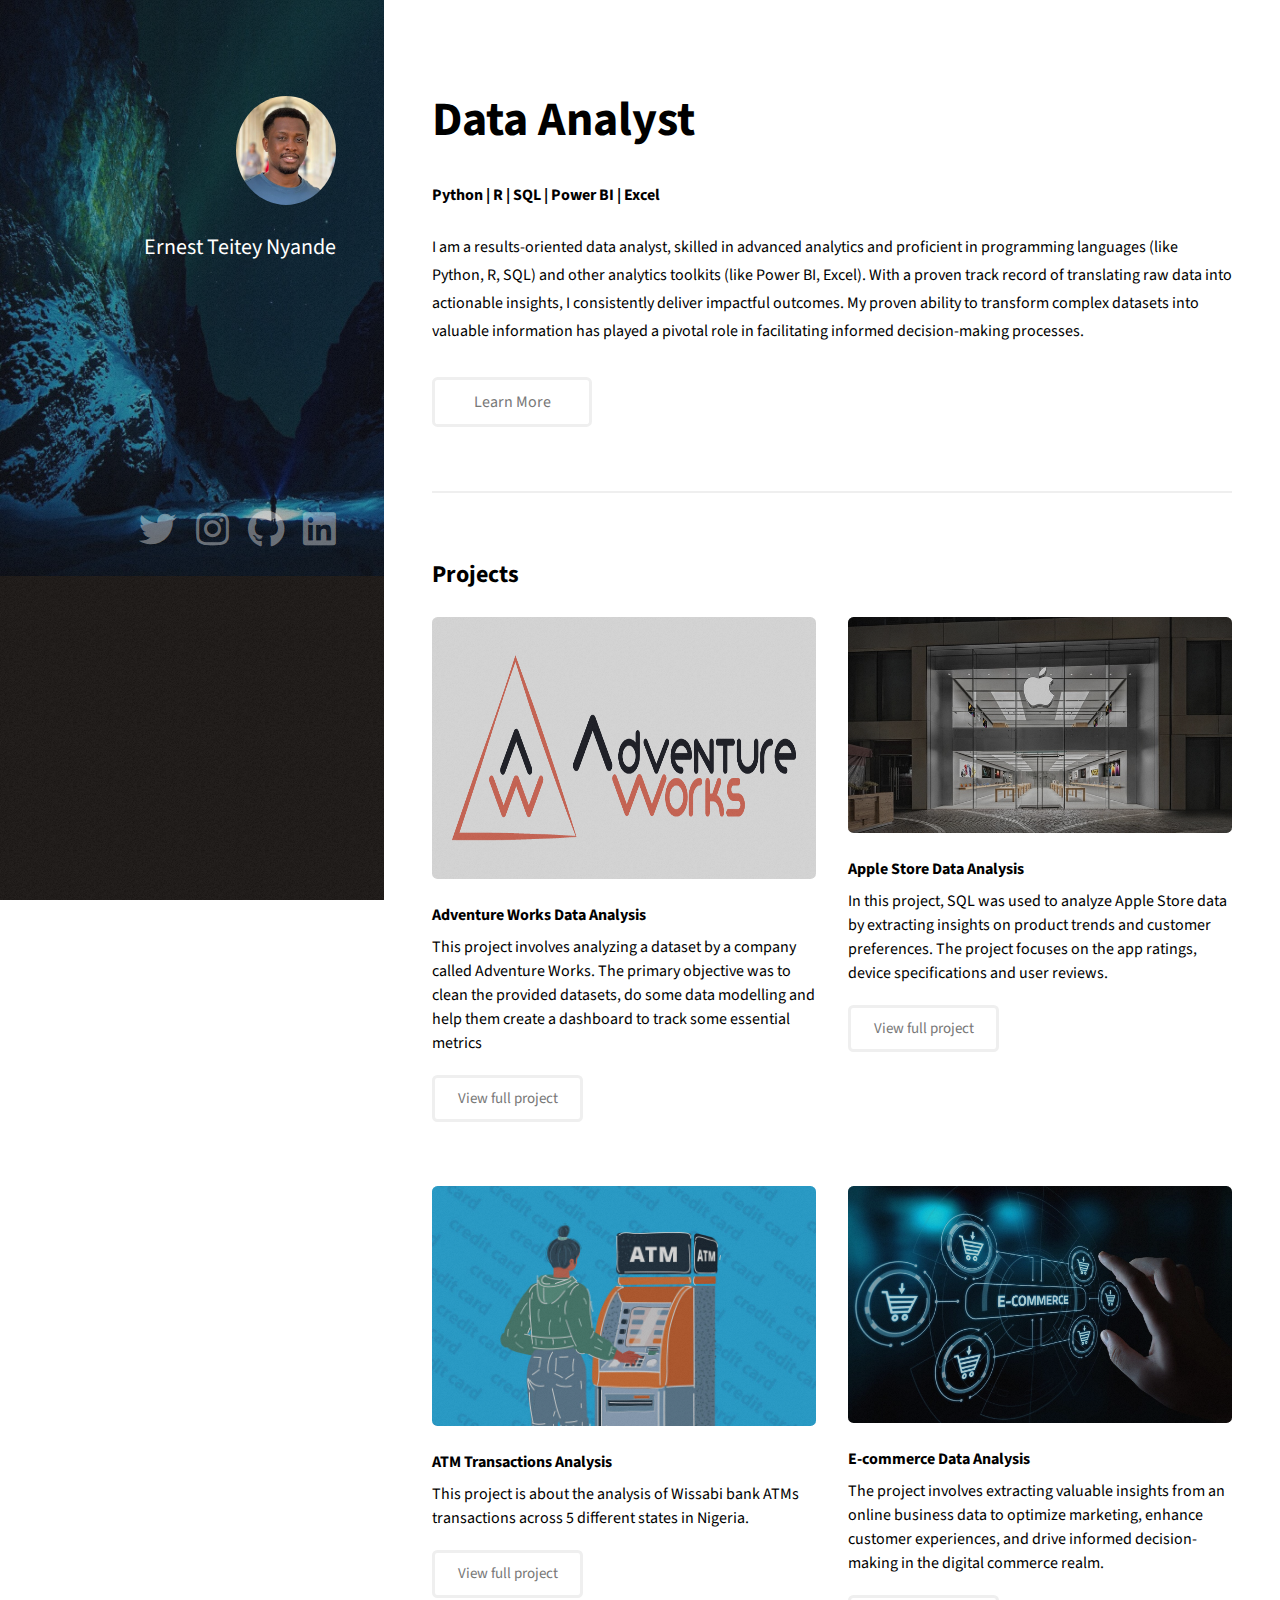
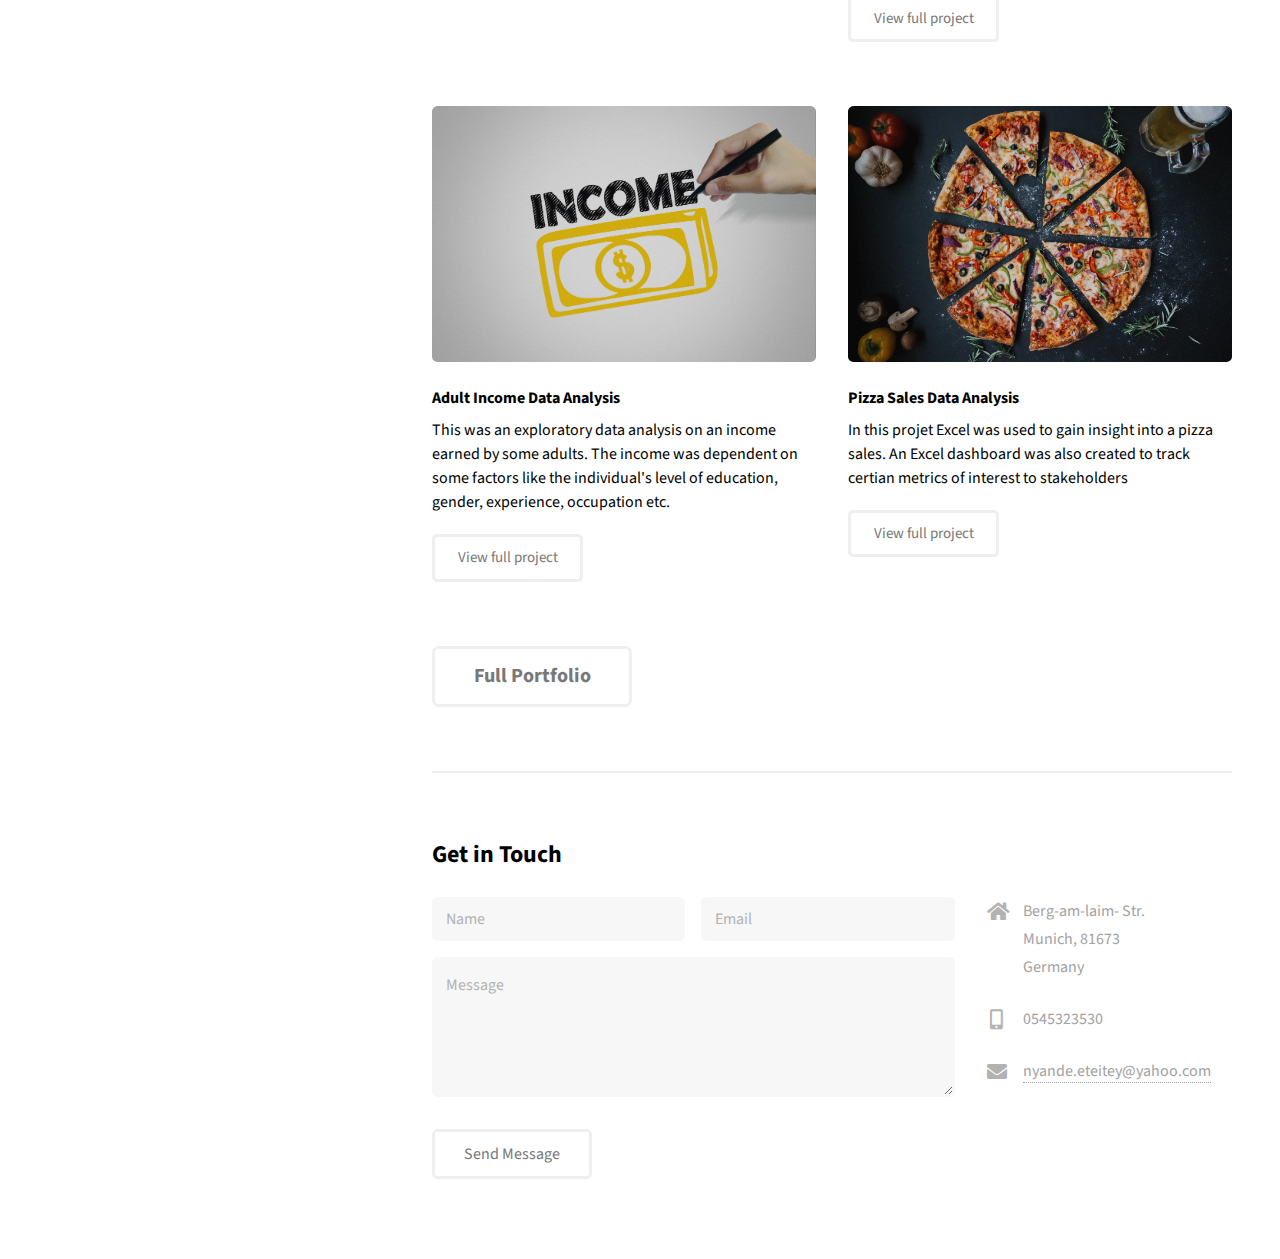
<file: index.html>
<!DOCTYPE HTML>
<!--
	Strata by HTML5 UP
	html5up.net | @ajlkn
	Free for personal and commercial use under the CCA 3.0 license (html5up.net/license)
-->
<html>
	<head>
		<title>Ernest Teitey Portfolio </title>
		<meta charset="utf-8" />
		<meta name="viewport" content="width=device-width, initial-scale=1, user-scalable=no" />
		<link rel="stylesheet" href="assets/css/main.css" />
	</head>
	<body class="is-preload">

		<!-- Header -->
			<header id="header">
				<div class="inner">
					<a href="#" class="image avatar"><img src="images\ent77.jpg" alt="" /></a>
					<h1><strong style="font-size: 1.1em;">Ernest Teitey Nyande</strong></h1>
				</div>
			</header>

		<!-- Main -->
			<div id="main">

				<!-- One -->
					<section id="one">
						<header class="major">
							<h1><strong style="font-weight: bold; color: black; font-size: 1.5em;" >Data Analyst</strong></h1>
        					<p>
								<strong style="font-weight: bold; color: black;">Python | R | SQL | Power BI | Excel</strong></
							</p>							
						</header>
						<p style="color: black;">
							I am a results-oriented data analyst, skilled in advanced analytics and proficient in programming languages (like Python, R, SQL) and other analytics toolkits (like Power BI, Excel). With a proven track record of translating raw data into actionable insights, I consistently deliver impactful outcomes. My proven ability to transform complex datasets into valuable information has played a pivotal role in facilitating informed decision-making processes.
						</p>						
						<ul class="actions">
							<li><a href="https://github.com/Teitey77" target="_blank" class="button">Learn More</a></li>
						</ul>
					</section>

				<!-- Two -->
					<section id="two">
						<h2 style="color: black; font-weight: bold;">Projects</h2>
						<div class="row">
							<article class="col-6 col-12-xsmall work-item">
								<a href="images\fulls\adv_2.png" class="image fit thumb"><img src="images\thumbs\adv_2.png" alt="" style="height: 262px"  /></a>
								<h3 style="font-weight: bold; color: black;">Adventure Works Data Analysis</h3>
								<p style="font-size: 16px; color: black;">This project involves analyzing a dataset by a company called Adventure Works. The primary objective was to clean the provided datasets, do some data modelling and help them create a dashboard to track some essential metrics</p>
								<ul class="actions" style="margin-top: 20px;">
									<li><a href="https://github.com/Teitey77/Adventure-Works-Data-Analysis-Project" target="_blank" class="button" style="font-size: 15px;">View full project</a></li>
								</ul>
							</article>
							<article class="col-6 col-12-xsmall work-item">
								<a href="images\fulls\apple store.jpeg" class="image fit thumb"><img src="images\thumbs\apple store.jpeg" alt="" /></a>
								<h3 style="font-weight: bold; color: black;">Apple Store Data Analysis</h3>
								<p style="font-size: 16px; color: black;">In this project, SQL was used to analyze Apple Store data by extracting insights on product trends and customer preferences. The project focuses on the app ratings, device specifications and user reviews.</p>
								<ul class="actions" style="margin-top: 20px;">
									<li><a href="https://github.com/Teitey77/Apple-Store-Data-Analysis-Project" target="_blank" class="button" style="font-size: 15px;">View full project</a></li>
								</ul>
							</article>
							<article class="col-6 col-12-xsmall work-item">
								<a href="images\fulls\ATM.jpg" class="image fit thumb"><img src="images\thumbs\ATM.jpg" alt="" /></a>
								<h3 style="font-weight: bold; color: black;">ATM Transactions Analysis</h3>
								<p style="font-size: 16px; color: black;">This project is about the analysis of Wissabi bank ATMs transactions across 5 different states in Nigeria.</p>
								<ul class="actions" style="margin-top: 20px;">
									<li><a href="https://github.com/Teitey77/ATM-Transaction-Analysis-Project-" target="_blank" class="button" style="font-size: 15px;">View full project</a></li>
								</ul>
							</article>
							<article class="col-6 col-12-xsmall work-item">
								<a href="images\fulls\ecom.jpg" class="image fit thumb"><img src="images\thumbs\ecom.jpg" alt="" /></a>
								<h3 style="font-weight: bold; color: black;">E-commerce Data Analysis</h3>
								<p style="font-size: 16px; color: black;">The project involves extracting valuable insights from an online business data to optimize marketing, enhance customer experiences, and drive informed decision-making in the digital commerce realm.</p>
								<ul class="actions" style="margin-top: 20px;">
									<li><a href="https://github.com/Teitey77/ECommerce-Data-Analysis-Project" target="_blank" class="button" style="font-size: 15px;">View full project</a></li>
								</ul>
							</article>
							<article class="col-6 col-12-xsmall work-item">
								<a href="images\fulls\Income_.jpg" class="image fit thumb"><img src="images\thumbs\Income_.jpg" alt="" /></a>
								<h3 style="font-weight: bold; color: black;">Adult Income Data Analysis</h3>
								<p style="font-size: 16px; color: black;">This was an exploratory data analysis on an income earned by some adults. The income was dependent on some factors like the individual's level of education, gender, experience, occupation etc.</p>
								<ul class="actions" style="margin-top: 20px;">
									<li><a href="https://github.com/Teitey77/Adult-Income-Data-Analysis-Project" target="_blank" class="button" style="font-size: 15px;">View full project</a></li>
								</ul>
							</article>
							<article class="col-6 col-12-xsmall work-item">
								<a href="images\fulls\Pizza-3007395.jpg" class="image fit thumb"><img src="images\thumbs\Pizza-3007395.jpg" alt="" /></a>
								<h3 style="font-weight: bold; color: black;">Pizza Sales Data Analysis</h3>
								<p style="font-size: 16px; color: black;">In this projet Excel was used to gain insight into a pizza sales. An Excel dashboard was also created to track certian metrics of interest to stakeholders</p>
								<ul class="actions" style="margin-top: 20px;">
									<li><a href="https://github.com/Teitey77/Pizza-Sales-Analysis-Project" target="_blank" class="button" style="font-size: 15px;">View full project</a></li>
								</ul>
							</article>
						</div>
						<ul class="actions">
							<li><a href="https://github.com/Teitey77" target="_blank" class="button" style="font-size: 20px; font-weight: bold; color: black;">Full Portfolio</a></li>
						</ul>
					</section>

				<!-- Three -->
					<section id="three">
						<h2><strong style="font-weight: bold; color: black; font-size: 1.0em;" >Get in Touch</strong></h2>
						<!-- <p>Accumsan pellentesque commodo blandit enim arcu non at amet id arcu magna. Accumsan orci faucibus id eu lorem semper nunc nisi lorem vulputate lorem neque lorem ipsum dolor.</p> --> 
						<div class="row">
							<div class="col-8 col-12-small">
								<form method="post" action="#">
									<div class="row gtr-uniform gtr-50">
										<div class="col-6 col-12-xsmall"><input type="text" name="name" id="name" placeholder="Name" /></div>
										<div class="col-6 col-12-xsmall"><input type="email" name="email" id="email" placeholder="Email" /></div>
										<div class="col-12"><textarea name="message" id="message" placeholder="Message" rows="4"></textarea></div>
									</div>
								</form>
								<ul class="actions">
									<li><input type="submit" value="Send Message" /></li>
								</ul>
							</div>
							<div class="col-4 col-12-small">
								<ul class="labeled-icons">
									<li>
										<h3 class="icon solid fa-home"><span class="label">Address</span></h3>
										Berg-am-laim- Str.<br />
										Munich, 81673<br />
										Germany
									</li>
									<li>
										<h3 class="icon solid fa-mobile-alt"><span class="label">Phone</span></h3>
										0545323530
									</li>
									<li>
										<h3 class="icon solid fa-envelope"><span class="label">Email</span></h3>
										<a href="#">nyande.eteitey@yahoo.com</a>
									</li>
								</ul>
							</div>
						</div>
					</section>

				<!-- Four -->
				<!--
					<section id="four">
						<h2>Elements</h2>

						<section>
							<h4>Text</h4>
							<p>This is <b>bold</b> and this is <strong>strong</strong>. This is <i>italic</i> and this is <em>emphasized</em>.
							This is <sup>superscript</sup> text and this is <sub>subscript</sub> text.
							This is <u>underlined</u> and this is code: <code>for (;;) { ... }</code>. Finally, <a href="#">this is a link</a>.</p>
							<hr />
							<header>
								<h4>Heading with a Subtitle</h4>
								<p>Lorem ipsum dolor sit amet nullam id egestas urna aliquam</p>
							</header>
							<p>Nunc lacinia ante nunc ac lobortis. Interdum adipiscing gravida odio porttitor sem non mi integer non faucibus ornare mi ut ante amet placerat aliquet. Volutpat eu sed ante lacinia sapien lorem accumsan varius montes viverra nibh in adipiscing blandit tempus accumsan.</p>
							<header>
								<h5>Heading with a Subtitle</h5>
								<p>Lorem ipsum dolor sit amet nullam id egestas urna aliquam</p>
							</header>
							<p>Nunc lacinia ante nunc ac lobortis. Interdum adipiscing gravida odio porttitor sem non mi integer non faucibus ornare mi ut ante amet placerat aliquet. Volutpat eu sed ante lacinia sapien lorem accumsan varius montes viverra nibh in adipiscing blandit tempus accumsan.</p>
							<hr />
							<h2>Heading Level 2</h2>
							<h3>Heading Level 3</h3>
							<h4>Heading Level 4</h4>
							<h5>Heading Level 5</h5>
							<h6>Heading Level 6</h6>
							<hr />
							<h5>Blockquote</h5>
							<blockquote>Fringilla nisl. Donec accumsan interdum nisi, quis tincidunt felis sagittis eget tempus euismod. Vestibulum ante ipsum primis in faucibus vestibulum. Blandit adipiscing eu felis iaculis volutpat ac adipiscing accumsan faucibus. Vestibulum ante ipsum primis in faucibus lorem ipsum dolor sit amet nullam adipiscing eu felis.</blockquote>
							<h5>Preformatted</h5>
							<pre><code>i = 0;

while (!deck.isInOrder()) {
print 'Iteration ' + i;
deck.shuffle();
i++;
}

print 'It took ' + i + ' iterations to sort the deck.';</code></pre>
						</section>

						<section>
							<h4>Lists</h4>
							<div class="row">
								<div class="col-6 col-12-xsmall">
									<h5>Unordered</h5>
									<ul>
										<li>Dolor pulvinar etiam magna etiam.</li>
										<li>Sagittis adipiscing lorem eleifend.</li>
										<li>Felis enim feugiat dolore viverra.</li>
									</ul>
									<h5>Alternate</h5>
									<ul class="alt">
										<li>Dolor pulvinar etiam magna etiam.</li>
										<li>Sagittis adipiscing lorem eleifend.</li>
										<li>Felis enim feugiat dolore viverra.</li>
									</ul>
								</div>
								<div class="col-6 col-12-xsmall">
									<h5>Ordered</h5>
									<ol>
										<li>Dolor pulvinar etiam magna etiam.</li>
										<li>Etiam vel felis at lorem sed viverra.</li>
										<li>Felis enim feugiat dolore viverra.</li>
										<li>Dolor pulvinar etiam magna etiam.</li>
										<li>Etiam vel felis at lorem sed viverra.</li>
										<li>Felis enim feugiat dolore viverra.</li>
									</ol>
									<h5>Icons</h5>
									<ul class="icons">
										<li><a href="#" class="icon brands fa-twitter"><span class="label">Twitter</span></a></li>
										<li><a href="#" class="icon brands fa-facebook-f"><span class="label">Facebook</span></a></li>
										<li><a href="#" class="icon brands fa-instagram"><span class="label">Instagram</span></a></li>
										<li><a href="#" class="icon brands fa-github"><span class="label">Github</span></a></li>
										<li><a href="#" class="icon brands fa-dribbble"><span class="label">Dribbble</span></a></li>
										<li><a href="#" class="icon brands fa-tumblr"><span class="label">Tumblr</span></a></li>
									</ul>
								</div>
							</div>
							<h5>Actions</h5>
							<ul class="actions">
								<li><a href="#" class="button primary">Default</a></li>
								<li><a href="#" class="button">Default</a></li>
							</ul>
							<ul class="actions small">
								<li><a href="#" class="button primary small">Small</a></li>
								<li><a href="#" class="button small">Small</a></li>
							</ul>
							<div class="row">
								<div class="col-6 col-12-small">
									<ul class="actions stacked">
										<li><a href="#" class="button primary">Default</a></li>
										<li><a href="#" class="button">Default</a></li>
									</ul>
								</div>
								<div class="col-6 col-12-small">
									<ul class="actions stacked">
										<li><a href="#" class="button primary small">Small</a></li>
										<li><a href="#" class="button small">Small</a></li>
									</ul>
								</div>
								<div class="col-6 col-12-small">
									<ul class="actions stacked">
										<li><a href="#" class="button primary fit">Default</a></li>
										<li><a href="#" class="button fit">Default</a></li>
									</ul>
								</div>
								<div class="col-6 col-12-small">
									<ul class="actions stacked">
										<li><a href="#" class="button primary small fit">Small</a></li>
										<li><a href="#" class="button small fit">Small</a></li>
									</ul>
								</div>
							</div>
						</section>

						<section>
							<h4>Table</h4>
							<h5>Default</h5>
							<div class="table-wrapper">
								<table>
									<thead>
										<tr>
											<th>Name</th>
											<th>Description</th>
											<th>Price</th>
										</tr>
									</thead>
									<tbody>
										<tr>
											<td>Item One</td>
											<td>Ante turpis integer aliquet porttitor.</td>
											<td>29.99</td>
										</tr>
										<tr>
											<td>Item Two</td>
											<td>Vis ac commodo adipiscing arcu aliquet.</td>
											<td>19.99</td>
										</tr>
										<tr>
											<td>Item Three</td>
											<td> Morbi faucibus arcu accumsan lorem.</td>
											<td>29.99</td>
										</tr>
										<tr>
											<td>Item Four</td>
											<td>Vitae integer tempus condimentum.</td>
											<td>19.99</td>
										</tr>
										<tr>
											<td>Item Five</td>
											<td>Ante turpis integer aliquet porttitor.</td>
											<td>29.99</td>
										</tr>
									</tbody>
									<tfoot>
										<tr>
											<td colspan="2"></td>
											<td>100.00</td>
										</tr>
									</tfoot>
								</table>
							</div>

							<h5>Alternate</h5>
							<div class="table-wrapper">
								<table class="alt">
									<thead>
										<tr>
											<th>Name</th>
											<th>Description</th>
											<th>Price</th>
										</tr>
									</thead>
									<tbody>
										<tr>
											<td>Item One</td>
											<td>Ante turpis integer aliquet porttitor.</td>
											<td>29.99</td>
										</tr>
										<tr>
											<td>Item Two</td>
											<td>Vis ac commodo adipiscing arcu aliquet.</td>
											<td>19.99</td>
										</tr>
										<tr>
											<td>Item Three</td>
											<td> Morbi faucibus arcu accumsan lorem.</td>
											<td>29.99</td>
										</tr>
										<tr>
											<td>Item Four</td>
											<td>Vitae integer tempus condimentum.</td>
											<td>19.99</td>
										</tr>
										<tr>
											<td>Item Five</td>
											<td>Ante turpis integer aliquet porttitor.</td>
											<td>29.99</td>
										</tr>
									</tbody>
									<tfoot>
										<tr>
											<td colspan="2"></td>
											<td>100.00</td>
										</tr>
									</tfoot>
								</table>
							</div>
						</section>

						<section>
							<h4>Buttons</h4>
							<ul class="actions">
								<li><a href="#" class="button primary">Primary</a></li>
								<li><a href="#" class="button">Default</a></li>
							</ul>
							<ul class="actions">
								<li><a href="#" class="button large">Large</a></li>
								<li><a href="#" class="button">Default</a></li>
								<li><a href="#" class="button small">Small</a></li>
							</ul>
							<ul class="actions fit">
								<li><a href="#" class="button primary fit">Fit</a></li>
								<li><a href="#" class="button fit">Fit</a></li>
							</ul>
							<ul class="actions fit small">
								<li><a href="#" class="button primary fit small">Fit + Small</a></li>
								<li><a href="#" class="button fit small">Fit + Small</a></li>
							</ul>
							<ul class="actions">
								<li><a href="#" class="button primary icon solid fa-download">Icon</a></li>
								<li><a href="#" class="button icon solid fa-download">Icon</a></li>
							</ul>
							<ul class="actions">
								<li><span class="button primary disabled">Primary</span></li>
								<li><span class="button disabled">Default</span></li>
							</ul>
						</section>

						<section>
							<h4>Form</h4>
							<form method="post" action="#">
								<div class="row gtr-uniform gtr-50">
									<div class="col-6 col-12-xsmall">
										<input type="text" name="demo-name" id="demo-name" value="" placeholder="Name" />
									</div>
									<div class="col-6 col-12-xsmall">
										<input type="email" name="demo-email" id="demo-email" value="" placeholder="Email" />
									</div>
									<div class="col-12">
										<select name="demo-category" id="demo-category">
											<option value="">- Category -</option>
											<option value="1">Manufacturing</option>
											<option value="1">Shipping</option>
											<option value="1">Administration</option>
											<option value="1">Human Resources</option>
										</select>
									</div>
									<div class="col-4 col-12-small">
										<input type="radio" id="demo-priority-low" name="demo-priority" checked>
										<label for="demo-priority-low">Low Priority</label>
									</div>
									<div class="col-4 col-12-small">
										<input type="radio" id="demo-priority-normal" name="demo-priority">
										<label for="demo-priority-normal">Normal Priority</label>
									</div>
									<div class="col-4 col-12-small">
										<input type="radio" id="demo-priority-high" name="demo-priority">
										<label for="demo-priority-high">High Priority</label>
									</div>
									<div class="col-6 col-12-small">
										<input type="checkbox" id="demo-copy" name="demo-copy">
										<label for="demo-copy">Email me a copy of this message</label>
									</div>
									<div class="col-6 col-12-small">
										<input type="checkbox" id="demo-human" name="demo-human" checked>
										<label for="demo-human">I am a human and not a robot</label>
									</div>
									<div class="col-12">
										<textarea name="demo-message" id="demo-message" placeholder="Enter your message" rows="6"></textarea>
									</div>
									<div class="col-12">
										<ul class="actions">
											<li><input type="submit" value="Send Message" class="primary" /></li>
											<li><input type="reset" value="Reset" /></li>
										</ul>
									</div>
								</div>
							</form>
						</section>

						<section>
							<h4>Image</h4>
							<h5>Fit</h5>
							<div class="box alt">
								<div class="row gtr-50 gtr-uniform">
									<div class="col-12"><span class="image fit"><img src="images/fulls/05.jpg" alt="" /></span></div>
									<div class="col-4"><span class="image fit"><img src="images/thumbs/01.jpg" alt="" /></span></div>
									<div class="col-4"><span class="image fit"><img src="images/thumbs/02.jpg" alt="" /></span></div>
									<div class="col-4"><span class="image fit"><img src="images/thumbs/03.jpg" alt="" /></span></div>
									<div class="col-4"><span class="image fit"><img src="images/thumbs/04.jpg" alt="" /></span></div>
									<div class="col-4"><span class="image fit"><img src="images/thumbs/05.jpg" alt="" /></span></div>
									<div class="col-4"><span class="image fit"><img src="images/thumbs/06.jpg" alt="" /></span></div>
									<div class="col-4"><span class="image fit"><img src="images/thumbs/03.jpg" alt="" /></span></div>
									<div class="col-4"><span class="image fit"><img src="images/thumbs/02.jpg" alt="" /></span></div>
									<div class="col-4"><span class="image fit"><img src="images/thumbs/01.jpg" alt="" /></span></div>
								</div>
							</div>
							<h5>Left &amp; Right</h5>
							<p><span class="image left"><img src="images/avatar.jpg" alt="" /></span>Fringilla nisl. Donec accumsan interdum nisi, quis tincidunt felis sagittis eget. tempus euismod. Vestibulum ante ipsum primis in faucibus vestibulum. Blandit adipiscing eu felis iaculis volutpat ac adipiscing accumsan eu faucibus. Integer ac pellentesque praesent tincidunt felis sagittis eget. tempus euismod. Vestibulum ante ipsum primis in faucibus vestibulum. Blandit adipiscing eu felis iaculis volutpat ac adipiscing accumsan eu faucibus. Integer ac pellentesque praesent. Donec accumsan interdum nisi, quis tincidunt felis sagittis eget. tempus euismod. Vestibulum ante ipsum primis in faucibus vestibulum. Blandit adipiscing eu felis iaculis volutpat ac adipiscing accumsan eu faucibus. Integer ac pellentesque praesent tincidunt felis sagittis eget. tempus euismod. Vestibulum ante ipsum primis in faucibus vestibulum. Blandit adipiscing eu felis iaculis volutpat ac adipiscing accumsan eu faucibus. Integer ac pellentesque praesent.</p>
							<p><span class="image right"><img src="images/avatar.jpg" alt="" /></span>Fringilla nisl. Donec accumsan interdum nisi, quis tincidunt felis sagittis eget. tempus euismod. Vestibulum ante ipsum primis in faucibus vestibulum. Blandit adipiscing eu felis iaculis volutpat ac adipiscing accumsan eu faucibus. Integer ac pellentesque praesent tincidunt felis sagittis eget. tempus euismod. Vestibulum ante ipsum primis in faucibus vestibulum. Blandit adipiscing eu felis iaculis volutpat ac adipiscing accumsan eu faucibus. Integer ac pellentesque praesent. Donec accumsan interdum nisi, quis tincidunt felis sagittis eget. tempus euismod. Vestibulum ante ipsum primis in faucibus vestibulum. Blandit adipiscing eu felis iaculis volutpat ac adipiscing accumsan eu faucibus. Integer ac pellentesque praesent tincidunt felis sagittis eget. tempus euismod. Vestibulum ante ipsum primis in faucibus vestibulum. Blandit adipiscing eu felis iaculis volutpat ac adipiscing accumsan eu faucibus. Integer ac pellentesque praesent.</p>
						</section>

					</section>
				-->

			</div>

		<!-- Footer -->
			<footer id="footer">
				<div class="inner">
					<ul class="icons" style="margin-bottom: 300px;">
						<li><a href="https://www.twitter.com/Teitey77" target="_blank" class="icon brands fa-twitter" style="font-size: 25px;" ><span class="label">Twitter</span></a></li>
						<li><a href="https://www.instagram.com/Teitey77" target="_blank" class="icon brands fa-instagram" style="font-size: 25px;" ><span class="label">Instagram</span></a></li>
						<li><a href="https://github.com/Teitey77" class="icon brands fa-github" target="_blank" style="font-size: 25px;" ><span class="label">Github</span></a></li>
						<li><a href="https://linkedin.com/in/ernest-teitey-nyande-a29bb71a9" target="_blank" class="icon brands fa-linkedin" style="font-size: 25px;"><span class="label">LinkedIn</span></a></li>
					</ul>
				</div>
			</footer>

		<!-- Scripts -->
			<script src="assets/js/jquery.min.js"></script>
			<script src="assets/js/jquery.poptrox.min.js"></script>
			<script src="assets/js/browser.min.js"></script>
			<script src="assets/js/breakpoints.min.js"></script>
			<script src="assets/js/util.js"></script>
			<script src="assets/js/main.js"></script>

	</body>
</html>
</file>
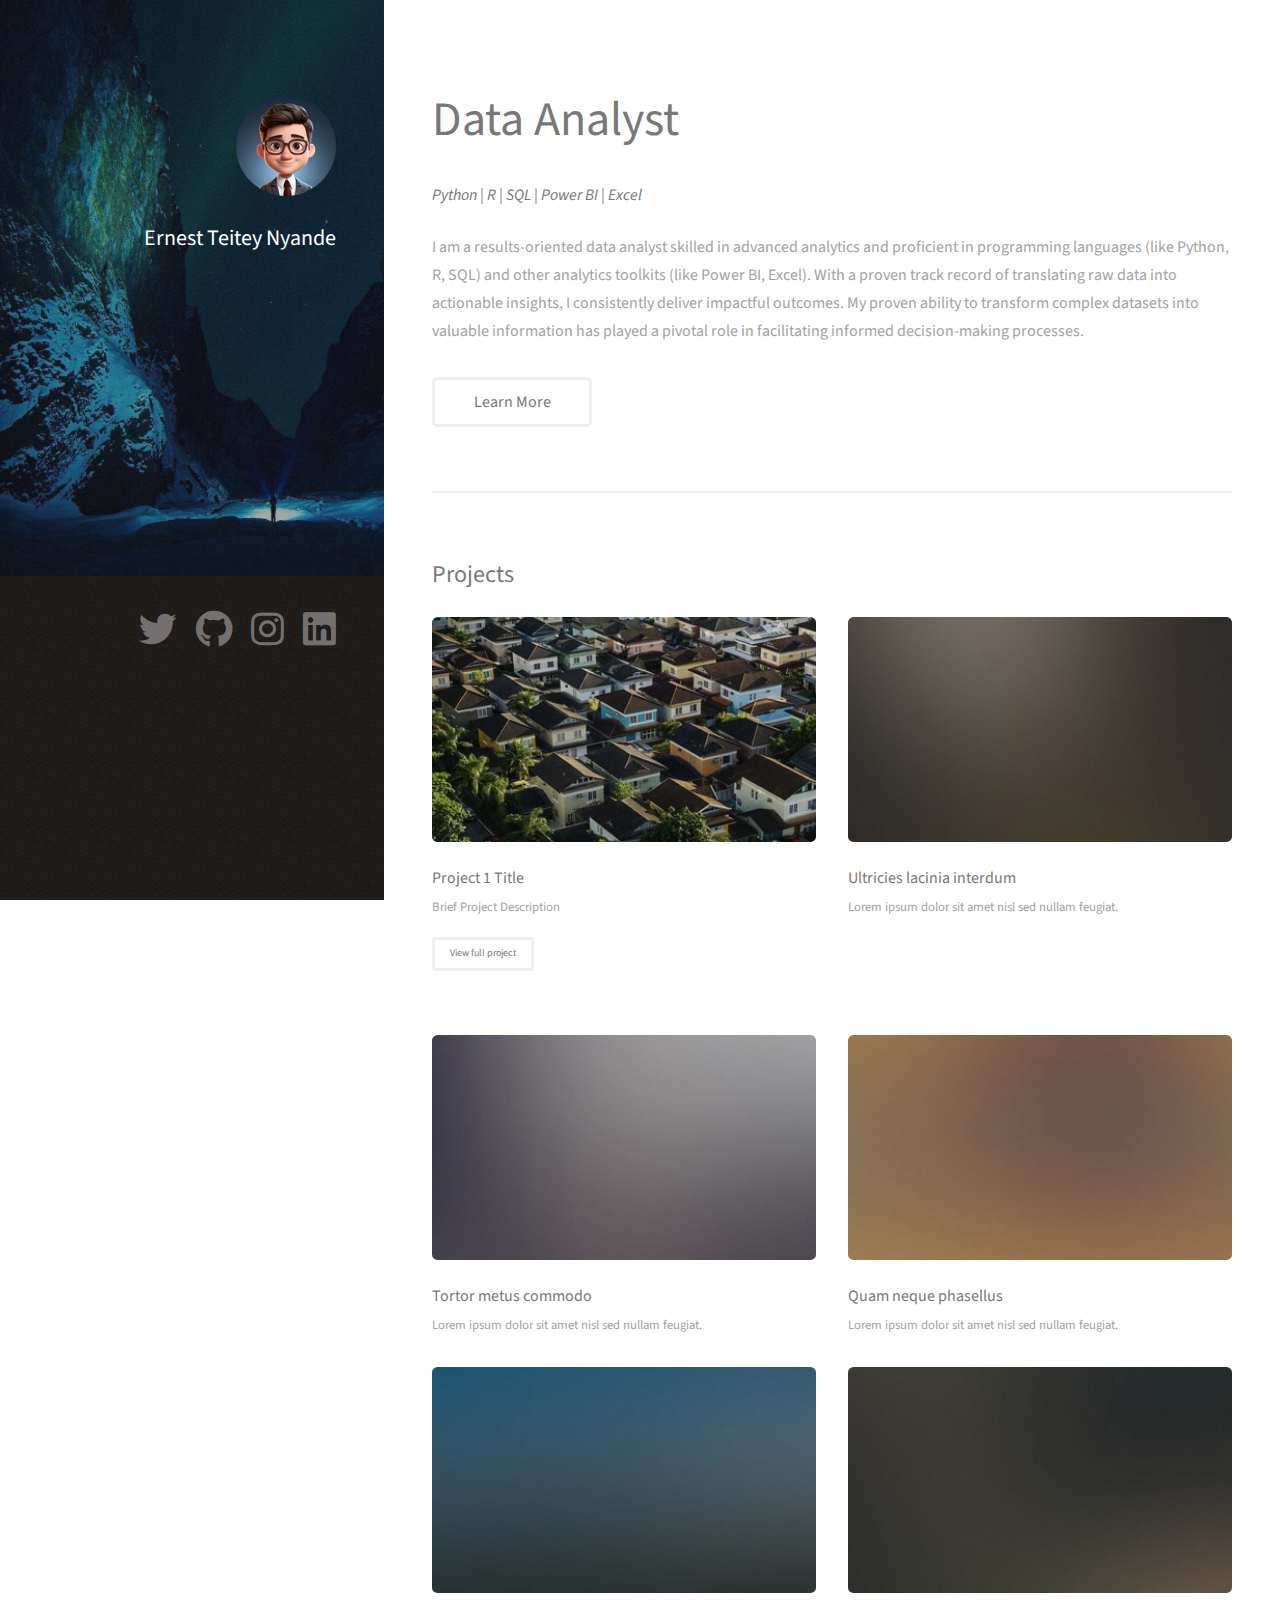
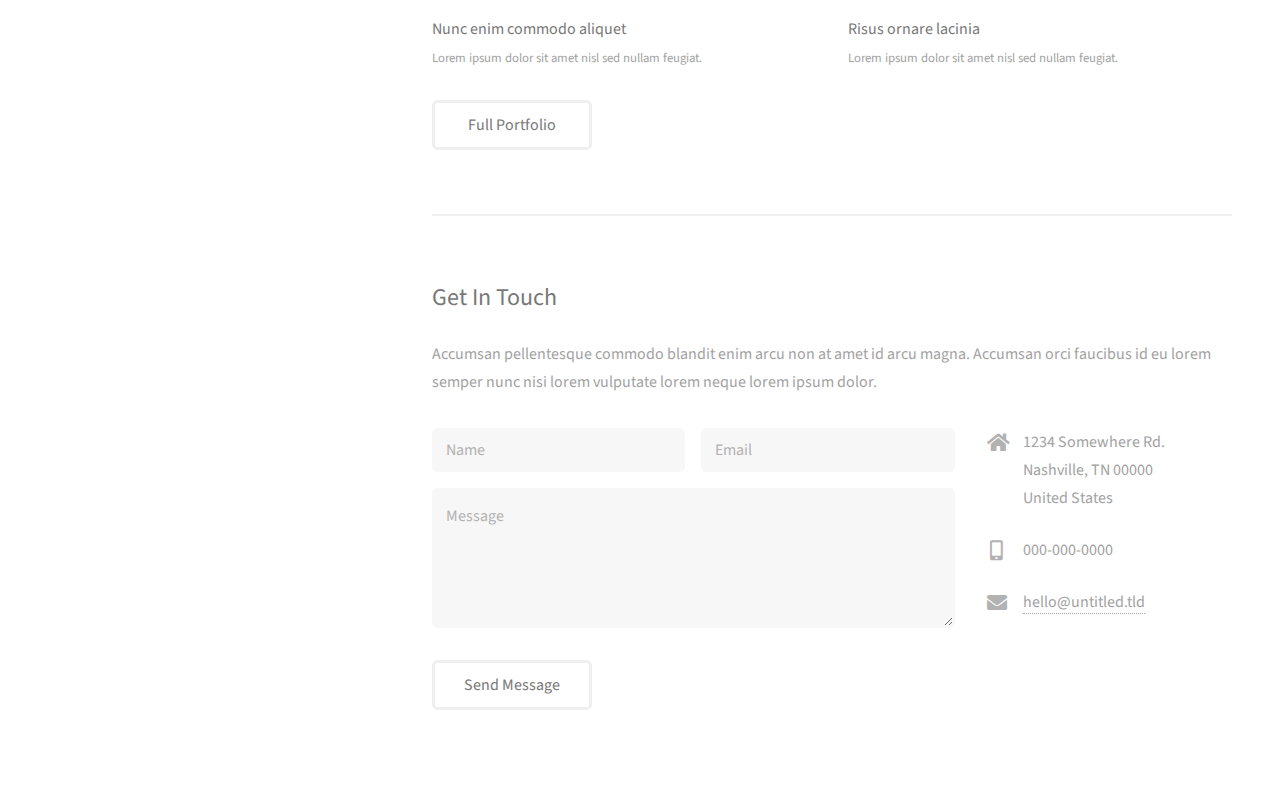
<file: index_2.html>
<!DOCTYPE HTML>
<!--
	Strata by HTML5 UP
	html5up.net | @ajlkn
	Free for personal and commercial use under the CCA 3.0 license (html5up.net/license)
-->
<html>
	<head>
		<title>Ernest Teitey Portfolio </title>
		<meta charset="utf-8" />
		<meta name="viewport" content="width=device-width, initial-scale=1, user-scalable=no" />
		<link rel="stylesheet" href="assets/css/main.css" />
	</head>
	<body class="is-preload">

		<!-- Header -->
			<header id="header">
				<div class="inner">
					<a href="#" class="image avatar"><img src="images\Avat.jpg" alt="" /></a>
					<h1><strong style="font-size: 1.1em;">Ernest Teitey Nyande</strong></h1>
				</div>
			</header>

		<!-- Main -->
			<div id="main">

				<!-- One -->
					<section id="one">
						<header class="major">
							<h1><strong style="font-size: 1.5em;">Data Analyst</strong></h1>
        					<p><em><strong>Python | R | SQL | Power BI | Excel</strong></em></p>
						</header>
						<p>I am a results-oriented data analyst skilled in advanced analytics and proficient in programming languages (like Python, R, SQL) and other analytics toolkits (like Power BI, Excel). With a proven track record of translating raw data into actionable insights, I consistently deliver impactful outcomes. My proven ability to transform complex datasets into valuable information has played a pivotal role in facilitating informed decision-making processes.</p>
						<ul class="actions">
							<li><a href="https://github.com/Teitey77" target="_blank" class="button">Learn More</a></li>
						</ul>
					</section>

				<!-- Two -->
					<section id="two">
						<h2>Projects</h2>
						<div class="row">
							<article class="col-6 col-12-xsmall work-item">
								<a href="images\fulls\house.jpg" class="image fit thumb"><img src="images\thumbs\house_1.jpg" alt="" /></a>
								<h3>Project 1 Title</h3>
								<p>Brief Project Description</p>
								<ul class="actions" style="margin-top: 20px;">
									<li><a href="https://github.com/Teitey77" target="_blank" class="button" style="font-size: 10px;">View full project</a></li>
								</ul>
							</article>
							<article class="col-6 col-12-xsmall work-item">
								<a href="images/fulls/02.jpg" class="image fit thumb"><img src="images/thumbs/02.jpg" alt="" /></a>
								<h3>Ultricies lacinia interdum</h3>
								<p>Lorem ipsum dolor sit amet nisl sed nullam feugiat.</p>
							</article>
							<article class="col-6 col-12-xsmall work-item">
								<a href="images/fulls/03.jpg" class="image fit thumb"><img src="images/thumbs/03.jpg" alt="" /></a>
								<h3>Tortor metus commodo</h3>
								<p>Lorem ipsum dolor sit amet nisl sed nullam feugiat.</p>
							</article>
							<article class="col-6 col-12-xsmall work-item">
								<a href="images/fulls/04.jpg" class="image fit thumb"><img src="images/thumbs/04.jpg" alt="" /></a>
								<h3>Quam neque phasellus</h3>
								<p>Lorem ipsum dolor sit amet nisl sed nullam feugiat.</p>
							</article>
							<article class="col-6 col-12-xsmall work-item">
								<a href="images/fulls/05.jpg" class="image fit thumb"><img src="images/thumbs/05.jpg" alt="" /></a>
								<h3>Nunc enim commodo aliquet</h3>
								<p>Lorem ipsum dolor sit amet nisl sed nullam feugiat.</p>
							</article>
							<article class="col-6 col-12-xsmall work-item">
								<a href="images/fulls/06.jpg" class="image fit thumb"><img src="images/thumbs/06.jpg" alt="" /></a>
								<h3>Risus ornare lacinia</h3>
								<p>Lorem ipsum dolor sit amet nisl sed nullam feugiat.</p>
							</article>
						</div>
						<ul class="actions">
							<li><a href="#" class="button">Full Portfolio</a></li>
						</ul>
					</section>

				<!-- Three -->
					<section id="three">
						<h2>Get In Touch</h2>
						<p>Accumsan pellentesque commodo blandit enim arcu non at amet id arcu magna. Accumsan orci faucibus id eu lorem semper nunc nisi lorem vulputate lorem neque lorem ipsum dolor.</p>
						<div class="row">
							<div class="col-8 col-12-small">
								<form method="post" action="#">
									<div class="row gtr-uniform gtr-50">
										<div class="col-6 col-12-xsmall"><input type="text" name="name" id="name" placeholder="Name" /></div>
										<div class="col-6 col-12-xsmall"><input type="email" name="email" id="email" placeholder="Email" /></div>
										<div class="col-12"><textarea name="message" id="message" placeholder="Message" rows="4"></textarea></div>
									</div>
								</form>
								<ul class="actions">
									<li><input type="submit" value="Send Message" /></li>
								</ul>
							</div>
							<div class="col-4 col-12-small">
								<ul class="labeled-icons">
									<li>
										<h3 class="icon solid fa-home"><span class="label">Address</span></h3>
										1234 Somewhere Rd.<br />
										Nashville, TN 00000<br />
										United States
									</li>
									<li>
										<h3 class="icon solid fa-mobile-alt"><span class="label">Phone</span></h3>
										000-000-0000
									</li>
									<li>
										<h3 class="icon solid fa-envelope"><span class="label">Email</span></h3>
										<a href="#">hello@untitled.tld</a>
									</li>
								</ul>
							</div>
						</div>
					</section>

				<!-- Four -->
				<!--
					<section id="four">
						<h2>Elements</h2>

						<section>
							<h4>Text</h4>
							<p>This is <b>bold</b> and this is <strong>strong</strong>. This is <i>italic</i> and this is <em>emphasized</em>.
							This is <sup>superscript</sup> text and this is <sub>subscript</sub> text.
							This is <u>underlined</u> and this is code: <code>for (;;) { ... }</code>. Finally, <a href="#">this is a link</a>.</p>
							<hr />
							<header>
								<h4>Heading with a Subtitle</h4>
								<p>Lorem ipsum dolor sit amet nullam id egestas urna aliquam</p>
							</header>
							<p>Nunc lacinia ante nunc ac lobortis. Interdum adipiscing gravida odio porttitor sem non mi integer non faucibus ornare mi ut ante amet placerat aliquet. Volutpat eu sed ante lacinia sapien lorem accumsan varius montes viverra nibh in adipiscing blandit tempus accumsan.</p>
							<header>
								<h5>Heading with a Subtitle</h5>
								<p>Lorem ipsum dolor sit amet nullam id egestas urna aliquam</p>
							</header>
							<p>Nunc lacinia ante nunc ac lobortis. Interdum adipiscing gravida odio porttitor sem non mi integer non faucibus ornare mi ut ante amet placerat aliquet. Volutpat eu sed ante lacinia sapien lorem accumsan varius montes viverra nibh in adipiscing blandit tempus accumsan.</p>
							<hr />
							<h2>Heading Level 2</h2>
							<h3>Heading Level 3</h3>
							<h4>Heading Level 4</h4>
							<h5>Heading Level 5</h5>
							<h6>Heading Level 6</h6>
							<hr />
							<h5>Blockquote</h5>
							<blockquote>Fringilla nisl. Donec accumsan interdum nisi, quis tincidunt felis sagittis eget tempus euismod. Vestibulum ante ipsum primis in faucibus vestibulum. Blandit adipiscing eu felis iaculis volutpat ac adipiscing accumsan faucibus. Vestibulum ante ipsum primis in faucibus lorem ipsum dolor sit amet nullam adipiscing eu felis.</blockquote>
							<h5>Preformatted</h5>
							<pre><code>i = 0;

while (!deck.isInOrder()) {
print 'Iteration ' + i;
deck.shuffle();
i++;
}

print 'It took ' + i + ' iterations to sort the deck.';</code></pre>
						</section>

						<section>
							<h4>Lists</h4>
							<div class="row">
								<div class="col-6 col-12-xsmall">
									<h5>Unordered</h5>
									<ul>
										<li>Dolor pulvinar etiam magna etiam.</li>
										<li>Sagittis adipiscing lorem eleifend.</li>
										<li>Felis enim feugiat dolore viverra.</li>
									</ul>
									<h5>Alternate</h5>
									<ul class="alt">
										<li>Dolor pulvinar etiam magna etiam.</li>
										<li>Sagittis adipiscing lorem eleifend.</li>
										<li>Felis enim feugiat dolore viverra.</li>
									</ul>
								</div>
								<div class="col-6 col-12-xsmall">
									<h5>Ordered</h5>
									<ol>
										<li>Dolor pulvinar etiam magna etiam.</li>
										<li>Etiam vel felis at lorem sed viverra.</li>
										<li>Felis enim feugiat dolore viverra.</li>
										<li>Dolor pulvinar etiam magna etiam.</li>
										<li>Etiam vel felis at lorem sed viverra.</li>
										<li>Felis enim feugiat dolore viverra.</li>
									</ol>
									<h5>Icons</h5>
									<ul class="icons">
										<li><a href="#" class="icon brands fa-twitter"><span class="label">Twitter</span></a></li>
										<li><a href="#" class="icon brands fa-facebook-f"><span class="label">Facebook</span></a></li>
										<li><a href="#" class="icon brands fa-instagram"><span class="label">Instagram</span></a></li>
										<li><a href="#" class="icon brands fa-github"><span class="label">Github</span></a></li>
										<li><a href="#" class="icon brands fa-dribbble"><span class="label">Dribbble</span></a></li>
										<li><a href="#" class="icon brands fa-tumblr"><span class="label">Tumblr</span></a></li>
									</ul>
								</div>
							</div>
							<h5>Actions</h5>
							<ul class="actions">
								<li><a href="#" class="button primary">Default</a></li>
								<li><a href="#" class="button">Default</a></li>
							</ul>
							<ul class="actions small">
								<li><a href="#" class="button primary small">Small</a></li>
								<li><a href="#" class="button small">Small</a></li>
							</ul>
							<div class="row">
								<div class="col-6 col-12-small">
									<ul class="actions stacked">
										<li><a href="#" class="button primary">Default</a></li>
										<li><a href="#" class="button">Default</a></li>
									</ul>
								</div>
								<div class="col-6 col-12-small">
									<ul class="actions stacked">
										<li><a href="#" class="button primary small">Small</a></li>
										<li><a href="#" class="button small">Small</a></li>
									</ul>
								</div>
								<div class="col-6 col-12-small">
									<ul class="actions stacked">
										<li><a href="#" class="button primary fit">Default</a></li>
										<li><a href="#" class="button fit">Default</a></li>
									</ul>
								</div>
								<div class="col-6 col-12-small">
									<ul class="actions stacked">
										<li><a href="#" class="button primary small fit">Small</a></li>
										<li><a href="#" class="button small fit">Small</a></li>
									</ul>
								</div>
							</div>
						</section>

						<section>
							<h4>Table</h4>
							<h5>Default</h5>
							<div class="table-wrapper">
								<table>
									<thead>
										<tr>
											<th>Name</th>
											<th>Description</th>
											<th>Price</th>
										</tr>
									</thead>
									<tbody>
										<tr>
											<td>Item One</td>
											<td>Ante turpis integer aliquet porttitor.</td>
											<td>29.99</td>
										</tr>
										<tr>
											<td>Item Two</td>
											<td>Vis ac commodo adipiscing arcu aliquet.</td>
											<td>19.99</td>
										</tr>
										<tr>
											<td>Item Three</td>
											<td> Morbi faucibus arcu accumsan lorem.</td>
											<td>29.99</td>
										</tr>
										<tr>
											<td>Item Four</td>
											<td>Vitae integer tempus condimentum.</td>
											<td>19.99</td>
										</tr>
										<tr>
											<td>Item Five</td>
											<td>Ante turpis integer aliquet porttitor.</td>
											<td>29.99</td>
										</tr>
									</tbody>
									<tfoot>
										<tr>
											<td colspan="2"></td>
											<td>100.00</td>
										</tr>
									</tfoot>
								</table>
							</div>

							<h5>Alternate</h5>
							<div class="table-wrapper">
								<table class="alt">
									<thead>
										<tr>
											<th>Name</th>
											<th>Description</th>
											<th>Price</th>
										</tr>
									</thead>
									<tbody>
										<tr>
											<td>Item One</td>
											<td>Ante turpis integer aliquet porttitor.</td>
											<td>29.99</td>
										</tr>
										<tr>
											<td>Item Two</td>
											<td>Vis ac commodo adipiscing arcu aliquet.</td>
											<td>19.99</td>
										</tr>
										<tr>
											<td>Item Three</td>
											<td> Morbi faucibus arcu accumsan lorem.</td>
											<td>29.99</td>
										</tr>
										<tr>
											<td>Item Four</td>
											<td>Vitae integer tempus condimentum.</td>
											<td>19.99</td>
										</tr>
										<tr>
											<td>Item Five</td>
											<td>Ante turpis integer aliquet porttitor.</td>
											<td>29.99</td>
										</tr>
									</tbody>
									<tfoot>
										<tr>
											<td colspan="2"></td>
											<td>100.00</td>
										</tr>
									</tfoot>
								</table>
							</div>
						</section>

						<section>
							<h4>Buttons</h4>
							<ul class="actions">
								<li><a href="#" class="button primary">Primary</a></li>
								<li><a href="#" class="button">Default</a></li>
							</ul>
							<ul class="actions">
								<li><a href="#" class="button large">Large</a></li>
								<li><a href="#" class="button">Default</a></li>
								<li><a href="#" class="button small">Small</a></li>
							</ul>
							<ul class="actions fit">
								<li><a href="#" class="button primary fit">Fit</a></li>
								<li><a href="#" class="button fit">Fit</a></li>
							</ul>
							<ul class="actions fit small">
								<li><a href="#" class="button primary fit small">Fit + Small</a></li>
								<li><a href="#" class="button fit small">Fit + Small</a></li>
							</ul>
							<ul class="actions">
								<li><a href="#" class="button primary icon solid fa-download">Icon</a></li>
								<li><a href="#" class="button icon solid fa-download">Icon</a></li>
							</ul>
							<ul class="actions">
								<li><span class="button primary disabled">Primary</span></li>
								<li><span class="button disabled">Default</span></li>
							</ul>
						</section>

						<section>
							<h4>Form</h4>
							<form method="post" action="#">
								<div class="row gtr-uniform gtr-50">
									<div class="col-6 col-12-xsmall">
										<input type="text" name="demo-name" id="demo-name" value="" placeholder="Name" />
									</div>
									<div class="col-6 col-12-xsmall">
										<input type="email" name="demo-email" id="demo-email" value="" placeholder="Email" />
									</div>
									<div class="col-12">
										<select name="demo-category" id="demo-category">
											<option value="">- Category -</option>
											<option value="1">Manufacturing</option>
											<option value="1">Shipping</option>
											<option value="1">Administration</option>
											<option value="1">Human Resources</option>
										</select>
									</div>
									<div class="col-4 col-12-small">
										<input type="radio" id="demo-priority-low" name="demo-priority" checked>
										<label for="demo-priority-low">Low Priority</label>
									</div>
									<div class="col-4 col-12-small">
										<input type="radio" id="demo-priority-normal" name="demo-priority">
										<label for="demo-priority-normal">Normal Priority</label>
									</div>
									<div class="col-4 col-12-small">
										<input type="radio" id="demo-priority-high" name="demo-priority">
										<label for="demo-priority-high">High Priority</label>
									</div>
									<div class="col-6 col-12-small">
										<input type="checkbox" id="demo-copy" name="demo-copy">
										<label for="demo-copy">Email me a copy of this message</label>
									</div>
									<div class="col-6 col-12-small">
										<input type="checkbox" id="demo-human" name="demo-human" checked>
										<label for="demo-human">I am a human and not a robot</label>
									</div>
									<div class="col-12">
										<textarea name="demo-message" id="demo-message" placeholder="Enter your message" rows="6"></textarea>
									</div>
									<div class="col-12">
										<ul class="actions">
											<li><input type="submit" value="Send Message" class="primary" /></li>
											<li><input type="reset" value="Reset" /></li>
										</ul>
									</div>
								</div>
							</form>
						</section>

						<section>
							<h4>Image</h4>
							<h5>Fit</h5>
							<div class="box alt">
								<div class="row gtr-50 gtr-uniform">
									<div class="col-12"><span class="image fit"><img src="images/fulls/05.jpg" alt="" /></span></div>
									<div class="col-4"><span class="image fit"><img src="images/thumbs/01.jpg" alt="" /></span></div>
									<div class="col-4"><span class="image fit"><img src="images/thumbs/02.jpg" alt="" /></span></div>
									<div class="col-4"><span class="image fit"><img src="images/thumbs/03.jpg" alt="" /></span></div>
									<div class="col-4"><span class="image fit"><img src="images/thumbs/04.jpg" alt="" /></span></div>
									<div class="col-4"><span class="image fit"><img src="images/thumbs/05.jpg" alt="" /></span></div>
									<div class="col-4"><span class="image fit"><img src="images/thumbs/06.jpg" alt="" /></span></div>
									<div class="col-4"><span class="image fit"><img src="images/thumbs/03.jpg" alt="" /></span></div>
									<div class="col-4"><span class="image fit"><img src="images/thumbs/02.jpg" alt="" /></span></div>
									<div class="col-4"><span class="image fit"><img src="images/thumbs/01.jpg" alt="" /></span></div>
								</div>
							</div>
							<h5>Left &amp; Right</h5>
							<p><span class="image left"><img src="images/avatar.jpg" alt="" /></span>Fringilla nisl. Donec accumsan interdum nisi, quis tincidunt felis sagittis eget. tempus euismod. Vestibulum ante ipsum primis in faucibus vestibulum. Blandit adipiscing eu felis iaculis volutpat ac adipiscing accumsan eu faucibus. Integer ac pellentesque praesent tincidunt felis sagittis eget. tempus euismod. Vestibulum ante ipsum primis in faucibus vestibulum. Blandit adipiscing eu felis iaculis volutpat ac adipiscing accumsan eu faucibus. Integer ac pellentesque praesent. Donec accumsan interdum nisi, quis tincidunt felis sagittis eget. tempus euismod. Vestibulum ante ipsum primis in faucibus vestibulum. Blandit adipiscing eu felis iaculis volutpat ac adipiscing accumsan eu faucibus. Integer ac pellentesque praesent tincidunt felis sagittis eget. tempus euismod. Vestibulum ante ipsum primis in faucibus vestibulum. Blandit adipiscing eu felis iaculis volutpat ac adipiscing accumsan eu faucibus. Integer ac pellentesque praesent.</p>
							<p><span class="image right"><img src="images/avatar.jpg" alt="" /></span>Fringilla nisl. Donec accumsan interdum nisi, quis tincidunt felis sagittis eget. tempus euismod. Vestibulum ante ipsum primis in faucibus vestibulum. Blandit adipiscing eu felis iaculis volutpat ac adipiscing accumsan eu faucibus. Integer ac pellentesque praesent tincidunt felis sagittis eget. tempus euismod. Vestibulum ante ipsum primis in faucibus vestibulum. Blandit adipiscing eu felis iaculis volutpat ac adipiscing accumsan eu faucibus. Integer ac pellentesque praesent. Donec accumsan interdum nisi, quis tincidunt felis sagittis eget. tempus euismod. Vestibulum ante ipsum primis in faucibus vestibulum. Blandit adipiscing eu felis iaculis volutpat ac adipiscing accumsan eu faucibus. Integer ac pellentesque praesent tincidunt felis sagittis eget. tempus euismod. Vestibulum ante ipsum primis in faucibus vestibulum. Blandit adipiscing eu felis iaculis volutpat ac adipiscing accumsan eu faucibus. Integer ac pellentesque praesent.</p>
						</section>

					</section>
				-->

			</div>

		<!-- Footer -->
			<footer id="footer">
				<div class="inner">
					<ul class="icons" style="margin-bottom: 200px;">
						<li><a href="#" class="icon brands fa-twitter" style="font-size: 25px;" ><span class="label">Twitter</span></a></li>
						<li><a href="#" class="icon brands fa-github" style="font-size: 25px;" ><span class="label">Github</span></a></li>
						<li><a href="#" class="icon brands fa-instagram" style="font-size: 25px;" ><span class="label">Instagram</span></a></li>
						<li><a href="#" class="icon brands fa-linkedin" style="font-size: 25px;"><span class="label">LinkedIn</span></a></li>
					</ul>
				</div>
			</footer>

		<!-- Scripts -->
			<script src="assets/js/jquery.min.js"></script>
			<script src="assets/js/jquery.poptrox.min.js"></script>
			<script src="assets/js/browser.min.js"></script>
			<script src="assets/js/breakpoints.min.js"></script>
			<script src="assets/js/util.js"></script>
			<script src="assets/js/main.js"></script>

	</body>
</html>
</file>
<file: assets/css/main.css>
@import url("fontawesome-all.min.css");
@import url("https://fonts.googleapis.com/css?family=Source+Sans+Pro:400,400italic");

/*
	Strata by HTML5 UP
	html5up.net | @ajlkn
	Free for personal and commercial use under the CCA 3.0 license (html5up.net/license)
*/

html, body, div, span, applet, object,
iframe, h1, h2, h3, h4, h5, h6, p, blockquote,
pre, a, abbr, acronym, address, big, cite,
code, del, dfn, em, img, ins, kbd, q, s, samp,
small, strike, strong, sub, sup, tt, var, b,
u, i, center, dl, dt, dd, ol, ul, li, fieldset,
form, label, legend, table, caption, tbody,
tfoot, thead, tr, th, td, article, aside,
canvas, details, embed, figure, figcaption,
footer, header, hgroup, menu, nav, output, ruby,
section, summary, time, mark, audio, video {
	margin: 0;
	padding: 0;
	border: 0;
	font-size: 100%;
	font: inherit;
	vertical-align: baseline;}

article, aside, details, figcaption, figure,
footer, header, hgroup, menu, nav, section {
	display: block;}

body {
	line-height: 1;
}

ol, ul {
	list-style: none;
}

blockquote, q {
	quotes: none;
}

	blockquote:before, blockquote:after, q:before, q:after {
		content: '';
		content: none;
	}

table {
	border-collapse: collapse;
	border-spacing: 0;
}

body {
	-webkit-text-size-adjust: none;
}

mark {
	background-color: transparent;
	color: inherit;
}

input::-moz-focus-inner {
	border: 0;
	padding: 0;
}

input, select, textarea {
	-moz-appearance: none;
	-webkit-appearance: none;
	-ms-appearance: none;
	appearance: none;
}

/* Basic */

	html {
		box-sizing: border-box;
	}

	*, *:before, *:after {
		box-sizing: inherit;
	}

	body {
		background: #fff;
	}

		body.is-preload *, body.is-preload *:before, body.is-preload *:after {
			-moz-animation: none !important;
			-webkit-animation: none !important;
			-ms-animation: none !important;
			animation: none !important;
			-moz-transition: none !important;
			-webkit-transition: none !important;
			-ms-transition: none !important;
			transition: none !important;
		}

	body, input, select, textarea {
		color: #a2a2a2;
		font-family: "Source Sans Pro", Helvetica, sans-serif;
		font-size: 16pt;
		font-weight: 400;
		line-height: 1.75em;
	}

	a {
		-moz-transition: color 0.2s ease-in-out, border-color 0.2s ease-in-out;
		-webkit-transition: color 0.2s ease-in-out, border-color 0.2s ease-in-out;
		-ms-transition: color 0.2s ease-in-out, border-color 0.2s ease-in-out;
		transition: color 0.2s ease-in-out, border-color 0.2s ease-in-out;
		border-bottom: dotted 1px;
		color: #49bf9d;
		text-decoration: none;
	}

		a:hover {
			border-bottom-color: transparent;
			color: #49bf9d !important;
			text-decoration: none;
		}

	strong, b {
		color: #787878;
		font-weight: 400;
	}

	em, i {
		font-style: italic;
	}

	p {
		margin: 0 0 2em 0;
	}

	h1, h2, h3, h4, h5, h6 {
		color: #787878;
		font-weight: 400;
		line-height: 1em;
		margin: 0 0 1em 0;
	}

		h1 a, h2 a, h3 a, h4 a, h5 a, h6 a {
			color: inherit;
			text-decoration: none;
		}

	h1 {
		font-size: 2em;
		line-height: 1.5em;
	}

	h2 {
		font-size: 1.5em;
		line-height: 1.5em;
	}

	h3 {
		font-size: 1.25em;
		line-height: 1.5em;
	}

	h4 {
		font-size: 1.1em;
		line-height: 1.5em;
	}

	h5 {
		font-size: 0.9em;
		line-height: 1.5em;
	}

	h6 {
		font-size: 0.7em;
		line-height: 1.5em;
	}

	sub {
		font-size: 0.8em;
		position: relative;
		top: 0.5em;
	}

	sup {
		font-size: 0.8em;
		position: relative;
		top: -0.5em;
	}

	hr {
		border: 0;
		border-bottom: solid 2px #efefef;
		margin: 2em 0;
	}

		hr.major {
			margin: 3em 0;
		}

	blockquote {
		border-left: solid 6px #efefef;
		font-style: italic;
		margin: 0 0 2em 0;
		padding: 0.5em 0 0.5em 1.5em;
	}

	code {
		background: #f7f7f7;
		border-radius: 0.35em;
		border: solid 2px #efefef;
		font-family: "Courier New", monospace;
		font-size: 0.9em;
		margin: 0 0.25em;
		padding: 0.25em 0.65em;
	}

	pre {
		-webkit-overflow-scrolling: touch;
		font-family: "Courier New", monospace;
		font-size: 0.9em;
		margin: 0 0 2em 0;
	}

		pre code {
			display: block;
			line-height: 1.75em;
			padding: 1em 1.5em;
			overflow-x: auto;
		}

	.align-left {
		text-align: left;
	}

	.align-center {
		text-align: center;
	}

	.align-right {
		text-align: right;
	}

/* Container */

	.container {
		margin: 0 auto;
		max-width: calc(100% - 4em);
		width: 100%;
	}

		.container.xsmall {
			width: 25%;
		}

		.container.small {
			width: 50%;
		}

		.container.medium {
			width: 75%;
		}

		.container.large {
			width: 125%;
		}

		.container.xlarge {
			width: 150%;
		}

		.container.max {
			width: 100%;
		}

		@media screen and (max-width: 980px) {

			.container {
				width: 100% !important;
				max-width: 100% !important;
			}

		}

		@media screen and (max-width: 480px) {

			.container {
				max-width: calc(100% - 3em);
			}

		}

/* Row */

	.row {
		display: flex;
		flex-wrap: wrap;
		box-sizing: border-box;
		align-items: stretch;
	}

		.row > * {
			box-sizing: border-box;
		}

		.row.gtr-uniform > * > :last-child {
			margin-bottom: 0;
		}

		.row.aln-left {
			justify-content: flex-start;
		}

		.row.aln-center {
			justify-content: center;
		}

		.row.aln-right {
			justify-content: flex-end;
		}

		.row.aln-top {
			align-items: flex-start;
		}

		.row.aln-middle {
			align-items: center;
		}

		.row.aln-bottom {
			align-items: flex-end;
		}

		.row > .imp {
			order: -1;
		}

		.row > .col-1 {
			width: 8.33333%;
		}

		.row > .off-1 {
			margin-left: 8.33333%;
		}

		.row > .col-2 {
			width: 16.66667%;
		}

		.row > .off-2 {
			margin-left: 16.66667%;
		}

		.row > .col-3 {
			width: 25%;
		}

		.row > .off-3 {
			margin-left: 25%;
		}

		.row > .col-4 {
			width: 33.33333%;
		}

		.row > .off-4 {
			margin-left: 33.33333%;
		}

		.row > .col-5 {
			width: 41.66667%;
		}

		.row > .off-5 {
			margin-left: 41.66667%;
		}

		.row > .col-6 {
			width: 50%;
		}

		.row > .off-6 {
			margin-left: 50%;
		}

		.row > .col-7 {
			width: 58.33333%;
		}

		.row > .off-7 {
			margin-left: 58.33333%;
		}

		.row > .col-8 {
			width: 66.66667%;
		}

		.row > .off-8 {
			margin-left: 66.66667%;
		}

		.row > .col-9 {
			width: 75%;
		}

		.row > .off-9 {
			margin-left: 75%;
		}

		.row > .col-10 {
			width: 83.33333%;
		}

		.row > .off-10 {
			margin-left: 83.33333%;
		}

		.row > .col-11 {
			width: 91.66667%;
		}

		.row > .off-11 {
			margin-left: 91.66667%;
		}

		.row > .col-12 {
			width: 100%;
		}

		.row > .off-12 {
			margin-left: 100%;
		}

		.row.gtr-0 {
			margin-top: 0;
			margin-left: 0em;
		}

			.row.gtr-0 > * {
				padding: 0 0 0 0em;
			}

			.row.gtr-0.gtr-uniform {
				margin-top: 0em;
			}

				.row.gtr-0.gtr-uniform > * {
					padding-top: 0em;
				}

		.row.gtr-25 {
			margin-top: 0;
			margin-left: -0.625em;
		}

			.row.gtr-25 > * {
				padding: 0 0 0 0.625em;
			}

			.row.gtr-25.gtr-uniform {
				margin-top: -0.625em;
			}

				.row.gtr-25.gtr-uniform > * {
					padding-top: 0.625em;
				}

		.row.gtr-50 {
			margin-top: 0;
			margin-left: -1.25em;
		}

			.row.gtr-50 > * {
				padding: 0 0 0 1.25em;
			}

			.row.gtr-50.gtr-uniform {
				margin-top: -1.25em;
			}

				.row.gtr-50.gtr-uniform > * {
					padding-top: 1.25em;
				}

		.row {
			margin-top: 0;
			margin-left: -2.5em;
		}

			.row > * {
				padding: 0 0 0 2.5em;
			}

			.row.gtr-uniform {
				margin-top: -2.5em;
			}

				.row.gtr-uniform > * {
					padding-top: 2.5em;
				}

		.row.gtr-150 {
			margin-top: 0;
			margin-left: -3.75em;
		}

			.row.gtr-150 > * {
				padding: 0 0 0 3.75em;
			}

			.row.gtr-150.gtr-uniform {
				margin-top: -3.75em;
			}

				.row.gtr-150.gtr-uniform > * {
					padding-top: 3.75em;
				}

		.row.gtr-200 {
			margin-top: 0;
			margin-left: -5em;
		}

			.row.gtr-200 > * {
				padding: 0 0 0 5em;
			}

			.row.gtr-200.gtr-uniform {
				margin-top: -5em;
			}

				.row.gtr-200.gtr-uniform > * {
					padding-top: 5em;
				}

		@media screen and (max-width: 1800px) {

			.row {
				display: flex;
				flex-wrap: wrap;
				box-sizing: border-box;
				align-items: stretch;
			}

				.row > * {
					box-sizing: border-box;
				}

				.row.gtr-uniform > * > :last-child {
					margin-bottom: 0;
				}

				.row.aln-left {
					justify-content: flex-start;
				}

				.row.aln-center {
					justify-content: center;
				}

				.row.aln-right {
					justify-content: flex-end;
				}

				.row.aln-top {
					align-items: flex-start;
				}

				.row.aln-middle {
					align-items: center;
				}

				.row.aln-bottom {
					align-items: flex-end;
				}

				.row > .imp-xlarge {
					order: -1;
				}

				.row > .col-1-xlarge {
					width: 8.33333%;
				}

				.row > .off-1-xlarge {
					margin-left: 8.33333%;
				}

				.row > .col-2-xlarge {
					width: 16.66667%;
				}

				.row > .off-2-xlarge {
					margin-left: 16.66667%;
				}

				.row > .col-3-xlarge {
					width: 25%;
				}

				.row > .off-3-xlarge {
					margin-left: 25%;
				}

				.row > .col-4-xlarge {
					width: 33.33333%;
				}

				.row > .off-4-xlarge {
					margin-left: 33.33333%;
				}

				.row > .col-5-xlarge {
					width: 41.66667%;
				}

				.row > .off-5-xlarge {
					margin-left: 41.66667%;
				}

				.row > .col-6-xlarge {
					width: 50%;
				}

				.row > .off-6-xlarge {
					margin-left: 50%;
				}

				.row > .col-7-xlarge {
					width: 58.33333%;
				}

				.row > .off-7-xlarge {
					margin-left: 58.33333%;
				}

				.row > .col-8-xlarge {
					width: 66.66667%;
				}

				.row > .off-8-xlarge {
					margin-left: 66.66667%;
				}

				.row > .col-9-xlarge {
					width: 75%;
				}

				.row > .off-9-xlarge {
					margin-left: 75%;
				}

				.row > .col-10-xlarge {
					width: 83.33333%;
				}

				.row > .off-10-xlarge {
					margin-left: 83.33333%;
				}

				.row > .col-11-xlarge {
					width: 91.66667%;
				}

				.row > .off-11-xlarge {
					margin-left: 91.66667%;
				}

				.row > .col-12-xlarge {
					width: 100%;
				}

				.row > .off-12-xlarge {
					margin-left: 100%;
				}

				.row.gtr-0 {
					margin-top: 0;
					margin-left: 0em;
				}

					.row.gtr-0 > * {
						padding: 0 0 0 0em;
					}

					.row.gtr-0.gtr-uniform {
						margin-top: 0em;
					}

						.row.gtr-0.gtr-uniform > * {
							padding-top: 0em;
						}

				.row.gtr-25 {
					margin-top: 0;
					margin-left: -0.625em;
				}

					.row.gtr-25 > * {
						padding: 0 0 0 0.625em;
					}

					.row.gtr-25.gtr-uniform {
						margin-top: -0.625em;
					}

						.row.gtr-25.gtr-uniform > * {
							padding-top: 0.625em;
						}

				.row.gtr-50 {
					margin-top: 0;
					margin-left: -1.25em;
				}

					.row.gtr-50 > * {
						padding: 0 0 0 1.25em;
					}

					.row.gtr-50.gtr-uniform {
						margin-top: -1.25em;
					}

						.row.gtr-50.gtr-uniform > * {
							padding-top: 1.25em;
						}

				.row {
					margin-top: 0;
					margin-left: -2.5em;
				}

					.row > * {
						padding: 0 0 0 2.5em;
					}

					.row.gtr-uniform {
						margin-top: -2.5em;
					}

						.row.gtr-uniform > * {
							padding-top: 2.5em;
						}

				.row.gtr-150 {
					margin-top: 0;
					margin-left: -3.75em;
				}

					.row.gtr-150 > * {
						padding: 0 0 0 3.75em;
					}

					.row.gtr-150.gtr-uniform {
						margin-top: -3.75em;
					}

						.row.gtr-150.gtr-uniform > * {
							padding-top: 3.75em;
						}

				.row.gtr-200 {
					margin-top: 0;
					margin-left: -5em;
				}

					.row.gtr-200 > * {
						padding: 0 0 0 5em;
					}

					.row.gtr-200.gtr-uniform {
						margin-top: -5em;
					}

						.row.gtr-200.gtr-uniform > * {
							padding-top: 5em;
						}

		}

		@media screen and (max-width: 1280px) {

			.row {
				display: flex;
				flex-wrap: wrap;
				box-sizing: border-box;
				align-items: stretch;
			}

				.row > * {
					box-sizing: border-box;
				}

				.row.gtr-uniform > * > :last-child {
					margin-bottom: 0;
				}

				.row.aln-left {
					justify-content: flex-start;
				}

				.row.aln-center {
					justify-content: center;
				}

				.row.aln-right {
					justify-content: flex-end;
				}

				.row.aln-top {
					align-items: flex-start;
				}

				.row.aln-middle {
					align-items: center;
				}

				.row.aln-bottom {
					align-items: flex-end;
				}

				.row > .imp-large {
					order: -1;
				}

				.row > .col-1-large {
					width: 8.33333%;
				}

				.row > .off-1-large {
					margin-left: 8.33333%;
				}

				.row > .col-2-large {
					width: 16.66667%;
				}

				.row > .off-2-large {
					margin-left: 16.66667%;
				}

				.row > .col-3-large {
					width: 25%;
				}

				.row > .off-3-large {
					margin-left: 25%;
				}

				.row > .col-4-large {
					width: 33.33333%;
				}

				.row > .off-4-large {
					margin-left: 33.33333%;
				}

				.row > .col-5-large {
					width: 41.66667%;
				}

				.row > .off-5-large {
					margin-left: 41.66667%;
				}

				.row > .col-6-large {
					width: 50%;
				}

				.row > .off-6-large {
					margin-left: 50%;
				}

				.row > .col-7-large {
					width: 58.33333%;
				}

				.row > .off-7-large {
					margin-left: 58.33333%;
				}

				.row > .col-8-large {
					width: 66.66667%;
				}

				.row > .off-8-large {
					margin-left: 66.66667%;
				}

				.row > .col-9-large {
					width: 75%;
				}

				.row > .off-9-large {
					margin-left: 75%;
				}

				.row > .col-10-large {
					width: 83.33333%;
				}

				.row > .off-10-large {
					margin-left: 83.33333%;
				}

				.row > .col-11-large {
					width: 91.66667%;
				}

				.row > .off-11-large {
					margin-left: 91.66667%;
				}

				.row > .col-12-large {
					width: 100%;
				}

				.row > .off-12-large {
					margin-left: 100%;
				}

				.row.gtr-0 {
					margin-top: 0;
					margin-left: 0em;
				}

					.row.gtr-0 > * {
						padding: 0 0 0 0em;
					}

					.row.gtr-0.gtr-uniform {
						margin-top: 0em;
					}

						.row.gtr-0.gtr-uniform > * {
							padding-top: 0em;
						}

				.row.gtr-25 {
					margin-top: 0;
					margin-left: -0.5em;
				}

					.row.gtr-25 > * {
						padding: 0 0 0 0.5em;
					}

					.row.gtr-25.gtr-uniform {
						margin-top: -0.5em;
					}

						.row.gtr-25.gtr-uniform > * {
							padding-top: 0.5em;
						}

				.row.gtr-50 {
					margin-top: 0;
					margin-left: -1em;
				}

					.row.gtr-50 > * {
						padding: 0 0 0 1em;
					}

					.row.gtr-50.gtr-uniform {
						margin-top: -1em;
					}

						.row.gtr-50.gtr-uniform > * {
							padding-top: 1em;
						}

				.row {
					margin-top: 0;
					margin-left: -2em;
				}

					.row > * {
						padding: 0 0 0 2em;
					}

					.row.gtr-uniform {
						margin-top: -2em;
					}

						.row.gtr-uniform > * {
							padding-top: 2em;
						}

				.row.gtr-150 {
					margin-top: 0;
					margin-left: -3em;
				}

					.row.gtr-150 > * {
						padding: 0 0 0 3em;
					}

					.row.gtr-150.gtr-uniform {
						margin-top: -3em;
					}

						.row.gtr-150.gtr-uniform > * {
							padding-top: 3em;
						}

				.row.gtr-200 {
					margin-top: 0;
					margin-left: -4em;
				}

					.row.gtr-200 > * {
						padding: 0 0 0 4em;
					}

					.row.gtr-200.gtr-uniform {
						margin-top: -4em;
					}

						.row.gtr-200.gtr-uniform > * {
							padding-top: 4em;
						}

		}

		@media screen and (max-width: 980px) {

			.row {
				display: flex;
				flex-wrap: wrap;
				box-sizing: border-box;
				align-items: stretch;
			}

				.row > * {
					box-sizing: border-box;
				}

				.row.gtr-uniform > * > :last-child {
					margin-bottom: 0;
				}

				.row.aln-left {
					justify-content: flex-start;
				}

				.row.aln-center {
					justify-content: center;
				}

				.row.aln-right {
					justify-content: flex-end;
				}

				.row.aln-top {
					align-items: flex-start;
				}

				.row.aln-middle {
					align-items: center;
				}

				.row.aln-bottom {
					align-items: flex-end;
				}

				.row > .imp-medium {
					order: -1;
				}

				.row > .col-1-medium {
					width: 8.33333%;
				}

				.row > .off-1-medium {
					margin-left: 8.33333%;
				}

				.row > .col-2-medium {
					width: 16.66667%;
				}

				.row > .off-2-medium {
					margin-left: 16.66667%;
				}

				.row > .col-3-medium {
					width: 25%;
				}

				.row > .off-3-medium {
					margin-left: 25%;
				}

				.row > .col-4-medium {
					width: 33.33333%;
				}

				.row > .off-4-medium {
					margin-left: 33.33333%;
				}

				.row > .col-5-medium {
					width: 41.66667%;
				}

				.row > .off-5-medium {
					margin-left: 41.66667%;
				}

				.row > .col-6-medium {
					width: 50%;
				}

				.row > .off-6-medium {
					margin-left: 50%;
				}

				.row > .col-7-medium {
					width: 58.33333%;
				}

				.row > .off-7-medium {
					margin-left: 58.33333%;
				}

				.row > .col-8-medium {
					width: 66.66667%;
				}

				.row > .off-8-medium {
					margin-left: 66.66667%;
				}

				.row > .col-9-medium {
					width: 75%;
				}

				.row > .off-9-medium {
					margin-left: 75%;
				}

				.row > .col-10-medium {
					width: 83.33333%;
				}

				.row > .off-10-medium {
					margin-left: 83.33333%;
				}

				.row > .col-11-medium {
					width: 91.66667%;
				}

				.row > .off-11-medium {
					margin-left: 91.66667%;
				}

				.row > .col-12-medium {
					width: 100%;
				}

				.row > .off-12-medium {
					margin-left: 100%;
				}

				.row.gtr-0 {
					margin-top: 0;
					margin-left: 0em;
				}

					.row.gtr-0 > * {
						padding: 0 0 0 0em;
					}

					.row.gtr-0.gtr-uniform {
						margin-top: 0em;
					}

						.row.gtr-0.gtr-uniform > * {
							padding-top: 0em;
						}

				.row.gtr-25 {
					margin-top: 0;
					margin-left: -0.5em;
				}

					.row.gtr-25 > * {
						padding: 0 0 0 0.5em;
					}

					.row.gtr-25.gtr-uniform {
						margin-top: -0.5em;
					}

						.row.gtr-25.gtr-uniform > * {
							padding-top: 0.5em;
						}

				.row.gtr-50 {
					margin-top: 0;
					margin-left: -1em;
				}

					.row.gtr-50 > * {
						padding: 0 0 0 1em;
					}

					.row.gtr-50.gtr-uniform {
						margin-top: -1em;
					}

						.row.gtr-50.gtr-uniform > * {
							padding-top: 1em;
						}

				.row {
					margin-top: 0;
					margin-left: -2em;
				}

					.row > * {
						padding: 0 0 0 2em;
					}

					.row.gtr-uniform {
						margin-top: -2em;
					}

						.row.gtr-uniform > * {
							padding-top: 2em;
						}

				.row.gtr-150 {
					margin-top: 0;
					margin-left: -3em;
				}

					.row.gtr-150 > * {
						padding: 0 0 0 3em;
					}

					.row.gtr-150.gtr-uniform {
						margin-top: -3em;
					}

						.row.gtr-150.gtr-uniform > * {
							padding-top: 3em;
						}

				.row.gtr-200 {
					margin-top: 0;
					margin-left: -4em;
				}

					.row.gtr-200 > * {
						padding: 0 0 0 4em;
					}

					.row.gtr-200.gtr-uniform {
						margin-top: -4em;
					}

						.row.gtr-200.gtr-uniform > * {
							padding-top: 4em;
						}

		}

		@media screen and (max-width: 736px) {

			.row {
				display: flex;
				flex-wrap: wrap;
				box-sizing: border-box;
				align-items: stretch;
			}

				.row > * {
					box-sizing: border-box;
				}

				.row.gtr-uniform > * > :last-child {
					margin-bottom: 0;
				}

				.row.aln-left {
					justify-content: flex-start;
				}

				.row.aln-center {
					justify-content: center;
				}

				.row.aln-right {
					justify-content: flex-end;
				}

				.row.aln-top {
					align-items: flex-start;
				}

				.row.aln-middle {
					align-items: center;
				}

				.row.aln-bottom {
					align-items: flex-end;
				}

				.row > .imp-small {
					order: -1;
				}

				.row > .col-1-small {
					width: 8.33333%;
				}

				.row > .off-1-small {
					margin-left: 8.33333%;
				}

				.row > .col-2-small {
					width: 16.66667%;
				}

				.row > .off-2-small {
					margin-left: 16.66667%;
				}

				.row > .col-3-small {
					width: 25%;
				}

				.row > .off-3-small {
					margin-left: 25%;
				}

				.row > .col-4-small {
					width: 33.33333%;
				}

				.row > .off-4-small {
					margin-left: 33.33333%;
				}

				.row > .col-5-small {
					width: 41.66667%;
				}

				.row > .off-5-small {
					margin-left: 41.66667%;
				}

				.row > .col-6-small {
					width: 50%;
				}

				.row > .off-6-small {
					margin-left: 50%;
				}

				.row > .col-7-small {
					width: 58.33333%;
				}

				.row > .off-7-small {
					margin-left: 58.33333%;
				}

				.row > .col-8-small {
					width: 66.66667%;
				}

				.row > .off-8-small {
					margin-left: 66.66667%;
				}

				.row > .col-9-small {
					width: 75%;
				}

				.row > .off-9-small {
					margin-left: 75%;
				}

				.row > .col-10-small {
					width: 83.33333%;
				}

				.row > .off-10-small {
					margin-left: 83.33333%;
				}

				.row > .col-11-small {
					width: 91.66667%;
				}

				.row > .off-11-small {
					margin-left: 91.66667%;
				}

				.row > .col-12-small {
					width: 100%;
				}

				.row > .off-12-small {
					margin-left: 100%;
				}

				.row.gtr-0 {
					margin-top: 0;
					margin-left: 0em;
				}

					.row.gtr-0 > * {
						padding: 0 0 0 0em;
					}

					.row.gtr-0.gtr-uniform {
						margin-top: 0em;
					}

						.row.gtr-0.gtr-uniform > * {
							padding-top: 0em;
						}

				.row.gtr-25 {
					margin-top: 0;
					margin-left: -0.375em;
				}

					.row.gtr-25 > * {
						padding: 0 0 0 0.375em;
					}

					.row.gtr-25.gtr-uniform {
						margin-top: -0.375em;
					}

						.row.gtr-25.gtr-uniform > * {
							padding-top: 0.375em;
						}

				.row.gtr-50 {
					margin-top: 0;
					margin-left: -0.75em;
				}

					.row.gtr-50 > * {
						padding: 0 0 0 0.75em;
					}

					.row.gtr-50.gtr-uniform {
						margin-top: -0.75em;
					}

						.row.gtr-50.gtr-uniform > * {
							padding-top: 0.75em;
						}

				.row {
					margin-top: 0;
					margin-left: -1.5em;
				}

					.row > * {
						padding: 0 0 0 1.5em;
					}

					.row.gtr-uniform {
						margin-top: -1.5em;
					}

						.row.gtr-uniform > * {
							padding-top: 1.5em;
						}

				.row.gtr-150 {
					margin-top: 0;
					margin-left: -2.25em;
				}

					.row.gtr-150 > * {
						padding: 0 0 0 2.25em;
					}

					.row.gtr-150.gtr-uniform {
						margin-top: -2.25em;
					}

						.row.gtr-150.gtr-uniform > * {
							padding-top: 2.25em;
						}

				.row.gtr-200 {
					margin-top: 0;
					margin-left: -3em;
				}

					.row.gtr-200 > * {
						padding: 0 0 0 3em;
					}

					.row.gtr-200.gtr-uniform {
						margin-top: -3em;
					}

						.row.gtr-200.gtr-uniform > * {
							padding-top: 3em;
						}

		}

		@media screen and (max-width: 480px) {

			.row {
				display: flex;
				flex-wrap: wrap;
				box-sizing: border-box;
				align-items: stretch;
			}

				.row > * {
					box-sizing: border-box;
				}

				.row.gtr-uniform > * > :last-child {
					margin-bottom: 0;
				}

				.row.aln-left {
					justify-content: flex-start;
				}

				.row.aln-center {
					justify-content: center;
				}

				.row.aln-right {
					justify-content: flex-end;
				}

				.row.aln-top {
					align-items: flex-start;
				}

				.row.aln-middle {
					align-items: center;
				}

				.row.aln-bottom {
					align-items: flex-end;
				}

				.row > .imp-xsmall {
					order: -1;
				}

				.row > .col-1-xsmall {
					width: 8.33333%;
				}

				.row > .off-1-xsmall {
					margin-left: 8.33333%;
				}

				.row > .col-2-xsmall {
					width: 16.66667%;
				}

				.row > .off-2-xsmall {
					margin-left: 16.66667%;
				}

				.row > .col-3-xsmall {
					width: 25%;
				}

				.row > .off-3-xsmall {
					margin-left: 25%;
				}

				.row > .col-4-xsmall {
					width: 33.33333%;
				}

				.row > .off-4-xsmall {
					margin-left: 33.33333%;
				}

				.row > .col-5-xsmall {
					width: 41.66667%;
				}

				.row > .off-5-xsmall {
					margin-left: 41.66667%;
				}

				.row > .col-6-xsmall {
					width: 50%;
				}

				.row > .off-6-xsmall {
					margin-left: 50%;
				}

				.row > .col-7-xsmall {
					width: 58.33333%;
				}

				.row > .off-7-xsmall {
					margin-left: 58.33333%;
				}

				.row > .col-8-xsmall {
					width: 66.66667%;
				}

				.row > .off-8-xsmall {
					margin-left: 66.66667%;
				}

				.row > .col-9-xsmall {
					width: 75%;
				}

				.row > .off-9-xsmall {
					margin-left: 75%;
				}

				.row > .col-10-xsmall {
					width: 83.33333%;
				}

				.row > .off-10-xsmall {
					margin-left: 83.33333%;
				}

				.row > .col-11-xsmall {
					width: 91.66667%;
				}

				.row > .off-11-xsmall {
					margin-left: 91.66667%;
				}

				.row > .col-12-xsmall {
					width: 100%;
				}

				.row > .off-12-xsmall {
					margin-left: 100%;
				}

				.row.gtr-0 {
					margin-top: 0;
					margin-left: 0em;
				}

					.row.gtr-0 > * {
						padding: 0 0 0 0em;
					}

					.row.gtr-0.gtr-uniform {
						margin-top: 0em;
					}

						.row.gtr-0.gtr-uniform > * {
							padding-top: 0em;
						}

				.row.gtr-25 {
					margin-top: 0;
					margin-left: -0.375em;
				}

					.row.gtr-25 > * {
						padding: 0 0 0 0.375em;
					}

					.row.gtr-25.gtr-uniform {
						margin-top: -0.375em;
					}

						.row.gtr-25.gtr-uniform > * {
							padding-top: 0.375em;
						}

				.row.gtr-50 {
					margin-top: 0;
					margin-left: -0.75em;
				}

					.row.gtr-50 > * {
						padding: 0 0 0 0.75em;
					}

					.row.gtr-50.gtr-uniform {
						margin-top: -0.75em;
					}

						.row.gtr-50.gtr-uniform > * {
							padding-top: 0.75em;
						}

				.row {
					margin-top: 0;
					margin-left: -1.5em;
				}

					.row > * {
						padding: 0 0 0 1.5em;
					}

					.row.gtr-uniform {
						margin-top: -1.5em;
					}

						.row.gtr-uniform > * {
							padding-top: 1.5em;
						}

				.row.gtr-150 {
					margin-top: 0;
					margin-left: -2.25em;
				}

					.row.gtr-150 > * {
						padding: 0 0 0 2.25em;
					}

					.row.gtr-150.gtr-uniform {
						margin-top: -2.25em;
					}

						.row.gtr-150.gtr-uniform > * {
							padding-top: 2.25em;
						}

				.row.gtr-200 {
					margin-top: 0;
					margin-left: -3em;
				}

					.row.gtr-200 > * {
						padding: 0 0 0 3em;
					}

					.row.gtr-200.gtr-uniform {
						margin-top: -3em;
					}

						.row.gtr-200.gtr-uniform > * {
							padding-top: 3em;
						}

		}

/* Section/Article */

	section.special, article.special {
		text-align: center;
	}

	header p {
		color: #b2b2b2;
		position: relative;
		margin: 0 0 1.5em 0;
	}

	header h2 + p {
		font-size: 1.25em;
		margin-top: -1em;
		line-height: 1.5em;
	}

	header h3 + p {
		font-size: 1.1em;
		margin-top: -0.8em;
		line-height: 1.5em;
	}

	header h4 + p,
	header h5 + p,
	header h6 + p {
		font-size: 0.9em;
		margin-top: -0.6em;
		line-height: 1.5em;
	}

	header.major h2 {
		font-size: 2em;
	}

/* Form */

	form {
		margin: 0 0 2em 0;
	}

	label {
		color: #787878;
		display: block;
		font-size: 0.9em;
		font-weight: 400;
		margin: 0 0 1em 0;
	}

	input[type="text"],
	input[type="password"],
	input[type="email"],
	select,
	textarea {
		-moz-appearance: none;
		-webkit-appearance: none;
		-ms-appearance: none;
		appearance: none;
		background: #f7f7f7;
		border-radius: 0.35em;
		border: solid 2px transparent;
		color: inherit;
		display: block;
		outline: 0;
		padding: 0 0.75em;
		text-decoration: none;
		width: 100%;
	}

		input[type="text"]:invalid,
		input[type="password"]:invalid,
		input[type="email"]:invalid,
		select:invalid,
		textarea:invalid {
			box-shadow: none;
		}

		input[type="text"]:focus,
		input[type="password"]:focus,
		input[type="email"]:focus,
		select:focus,
		textarea:focus {
			border-color: #49bf9d;
		}

	select {
		background-image: url("data:image/svg+xml;charset=utf8,%3Csvg xmlns='http://www.w3.org/2000/svg' width='40' height='40' preserveAspectRatio='none' viewBox='0 0 40 40'%3E%3Cpath d='M9.4,12.3l10.4,10.4l10.4-10.4c0.2-0.2,0.5-0.4,0.9-0.4c0.3,0,0.6,0.1,0.9,0.4l3.3,3.3c0.2,0.2,0.4,0.5,0.4,0.9 c0,0.4-0.1,0.6-0.4,0.9L20.7,31.9c-0.2,0.2-0.5,0.4-0.9,0.4c-0.3,0-0.6-0.1-0.9-0.4L4.3,17.3c-0.2-0.2-0.4-0.5-0.4-0.9 c0-0.4,0.1-0.6,0.4-0.9l3.3-3.3c0.2-0.2,0.5-0.4,0.9-0.4S9.1,12.1,9.4,12.3z' fill='%23dfdfdf' /%3E%3C/svg%3E");
		background-size: 1.25rem;
		background-repeat: no-repeat;
		background-position: calc(100% - 1rem) center;
		height: 2.75em;
		padding-right: 2.75em;
		text-overflow: ellipsis;
	}

		select option {
			color: #787878;
			background: #fff;
		}

		select:focus::-ms-value {
			background-color: transparent;
		}

		select::-ms-expand {
			display: none;
		}

	input[type="text"],
	input[type="password"],
	input[type="email"],
	select {
		height: 2.75em;
	}

	textarea {
		padding: 0.75em;
	}

	input[type="checkbox"],
	input[type="radio"] {
		-moz-appearance: none;
		-webkit-appearance: none;
		-ms-appearance: none;
		appearance: none;
		display: block;
		float: left;
		margin-right: -2em;
		opacity: 0;
		width: 1em;
		z-index: -1;
	}

		input[type="checkbox"] + label,
		input[type="radio"] + label {
			text-decoration: none;
			color: #a2a2a2;
			cursor: pointer;
			display: inline-block;
			font-size: 1em;
			font-weight: 400;
			padding-left: 2.4em;
			padding-right: 0.75em;
			position: relative;
		}

			input[type="checkbox"] + label:before,
			input[type="radio"] + label:before {
				-moz-osx-font-smoothing: grayscale;
				-webkit-font-smoothing: antialiased;
				display: inline-block;
				font-style: normal;
				font-variant: normal;
				text-rendering: auto;
				line-height: 1;
				text-transform: none !important;
				font-family: 'Font Awesome 5 Free';
				font-weight: 900;
			}

			input[type="checkbox"] + label:before,
			input[type="radio"] + label:before {
				background: #f7f7f7;
				border-radius: 0.35em;
				border: solid 2px transparent;
				content: '';
				display: inline-block;
				font-size: 0.8em;
				height: 2.0625em;
				left: 0;
				line-height: 1.85625em;
				position: absolute;
				text-align: center;
				top: 0;
				width: 2.0625em;
			}

		input[type="checkbox"]:checked + label:before,
		input[type="radio"]:checked + label:before {
			background: #787878;
			border-color: #787878;
			color: #fff;
			content: '\f00c';
		}

		input[type="checkbox"]:focus + label:before,
		input[type="radio"]:focus + label:before {
			border-color: #49bf9d;
		}

	input[type="checkbox"] + label:before {
		border-radius: 0.35em;
	}

	input[type="radio"] + label:before {
		border-radius: 100%;
	}

	::-webkit-input-placeholder {
		color: #b2b2b2 !important;
		opacity: 1.0;
	}

	:-moz-placeholder {
		color: #b2b2b2 !important;
		opacity: 1.0;
	}

	::-moz-placeholder {
		color: #b2b2b2 !important;
		opacity: 1.0;
	}

	:-ms-input-placeholder {
		color: #b2b2b2 !important;
		opacity: 1.0;
	}

/* Box */

	.box {
		border-radius: 0.35em;
		border: solid 2px #efefef;
		margin-bottom: 2em;
		padding: 1.5em;
	}

		.box > :last-child,
		.box > :last-child > :last-child,
		.box > :last-child > :last-child > :last-child {
			margin-bottom: 0;
		}

		.box.alt {
			border: 0;
			border-radius: 0;
			padding: 0;
		}

/* Icon */

	.icon {
		text-decoration: none;
		border-bottom: none;
		position: relative;
	}

		.icon:before {
			-moz-osx-font-smoothing: grayscale;
			-webkit-font-smoothing: antialiased;
			display: inline-block;
			font-style: normal;
			font-variant: normal;
			text-rendering: auto;
			line-height: 1;
			text-transform: none !important;
			font-family: 'Font Awesome 5 Free';
			font-weight: 400;
		}

		.icon > .label {
			display: none;
		}

		.icon:before {
			line-height: inherit;
		}

		.icon.solid:before {
			font-weight: 900;
		}

		.icon.brands:before {
			font-family: 'Font Awesome 5 Brands';
		}

/* Image */

	.image {
		border-radius: 0.35em;
		border: 0;
		display: inline-block;
		position: relative;
	}

		.image:before {
			-moz-transition: opacity 0.2s ease-in-out;
			-webkit-transition: opacity 0.2s ease-in-out;
			-ms-transition: opacity 0.2s ease-in-out;
			transition: opacity 0.2s ease-in-out;
			background: url("images/overlay.png");
			border-radius: 0.35em;
			content: '';
			display: block;
			height: 100%;
			left: 0;
			opacity: 0.5;
			position: absolute;
			top: 0;
			width: 100%;
		}

		.image.thumb {
			text-align: center;
		}

			.image.thumb:after {
				-moz-transition: opacity 0.2s ease-in-out;
				-webkit-transition: opacity 0.2s ease-in-out;
				-ms-transition: opacity 0.2s ease-in-out;
				transition: opacity 0.2s ease-in-out;
				border-radius: 0.35em;
				border: solid 3px rgba(255, 255, 255, 0.5);
				color: #fff;
				content: 'View';
				display: inline-block;
				font-size: 0.8em;
				font-weight: 400;
				left: 50%;
				line-height: 2.25em;
				margin: -1.25em 0 0 -3em;
				opacity: 0;
				padding: 0 1.5em;
				position: absolute;
				text-align: center;
				text-decoration: none;
				top: 50%;
				white-space: nowrap;
			}

			.image.thumb:hover:after {
				opacity: 1.0;
			}

			.image.thumb:hover:before {
				background: url("images/overlay.png"), url("images/overlay.png");
				opacity: 1.0;
			}

		.image img {
			border-radius: 0.35em;
			display: block;
		}

		.image.left {
			float: left;
			margin: 0 1.5em 1em 0;
			top: 0.25em;
		}

		.image.right {
			float: right;
			margin: 0 0 1em 1.5em;
			top: 0.25em;
		}

		.image.left, .image.right {
			max-width: 40%;
		}

			.image.left img, .image.right img {
				width: 100%;
			}

		.image.fit {
			display: block;
			margin: 0 0 2em 0;
			width: 100%;
		}

			.image.fit img {
				width: 100%;
			}

		.image.avatar {
			border-radius: 100%;
		}

			.image.avatar:before {
				display: none;
			}

			.image.avatar img {
				border-radius: 100%;
				width: 100%;
			}

/* List */

	ol {
		list-style: decimal;
		margin: 0 0 2em 0;
		padding-left: 1.25em;
	}

		ol li {
			padding-left: 0.25em;
		}

	ul {
		list-style: disc;
		margin: 0 0 2em 0;
		padding-left: 1em;
	}

		ul li {
			padding-left: 0.5em;
		}

		ul.alt {
			list-style: none;
			padding-left: 0;
		}

			ul.alt li {
				border-top: solid 2px #efefef;
				padding: 0.5em 0;
			}

				ul.alt li:first-child {
					border-top: 0;
					padding-top: 0;
				}

	dl {
		margin: 0 0 2em 0;
	}

/* Icons */

	ul.icons {
		cursor: default;
		list-style: none;
		padding-left: 0;
	}

		ul.icons li {
			display: inline-block;
			padding: 0 1em 0 0;
		}

			ul.icons li:last-child {
				padding-right: 0;
			}

			ul.icons li .icon:before {
				font-size: 1.5em;
			}

/* Labeled Icons */

	ul.labeled-icons {
		list-style: none;
		padding: 0;
	}

		ul.labeled-icons li {
			line-height: 1.75em;
			margin: 1.5em 0 0 0;
			padding-left: 2.25em;
			position: relative;
		}

			ul.labeled-icons li:first-child {
				margin-top: 0;
			}

			ul.labeled-icons li a {
				color: inherit;
			}

			ul.labeled-icons li h3 {
				color: #b2b2b2;
				left: 0;
				position: absolute;
				text-align: center;
				top: 0;
				width: 1em;
			}

/* Actions */

	ul.actions {
		display: -moz-flex;
		display: -webkit-flex;
		display: -ms-flex;
		display: flex;
		cursor: default;
		list-style: none;
		margin-left: -1em;
		padding-left: 0;
	}

		ul.actions li {
			padding: 0 0 0 1em;
			vertical-align: middle;
		}

		ul.actions.special {
			-moz-justify-content: center;
			-webkit-justify-content: center;
			-ms-justify-content: center;
			justify-content: center;
			width: 100%;
			margin-left: 0;
		}

			ul.actions.special li:first-child {
				padding-left: 0;
			}

		ul.actions.stacked {
			-moz-flex-direction: column;
			-webkit-flex-direction: column;
			-ms-flex-direction: column;
			flex-direction: column;
			margin-left: 0;
		}

			ul.actions.stacked li {
				padding: 1.3em 0 0 0;
			}

				ul.actions.stacked li:first-child {
					padding-top: 0;
				}

		ul.actions.fit {
			width: calc(100% + 1em);
		}

			ul.actions.fit li {
				-moz-flex-grow: 1;
				-webkit-flex-grow: 1;
				-ms-flex-grow: 1;
				flex-grow: 1;
				-moz-flex-shrink: 1;
				-webkit-flex-shrink: 1;
				-ms-flex-shrink: 1;
				flex-shrink: 1;
				width: 100%;
			}

				ul.actions.fit li > * {
					width: 100%;
				}

			ul.actions.fit.stacked {
				width: 100%;
			}

		@media screen and (max-width: 480px) {

			ul.actions:not(.fixed) {
				-moz-flex-direction: column;
				-webkit-flex-direction: column;
				-ms-flex-direction: column;
				flex-direction: column;
				margin-left: 0;
				width: 100% !important;
			}

				ul.actions:not(.fixed) li {
					-moz-flex-grow: 1;
					-webkit-flex-grow: 1;
					-ms-flex-grow: 1;
					flex-grow: 1;
					-moz-flex-shrink: 1;
					-webkit-flex-shrink: 1;
					-ms-flex-shrink: 1;
					flex-shrink: 1;
					padding: 1em 0 0 0;
					text-align: center;
					width: 100%;
				}

					ul.actions:not(.fixed) li > * {
						width: 100%;
					}

					ul.actions:not(.fixed) li:first-child {
						padding-top: 0;
					}

					ul.actions:not(.fixed) li input[type="submit"],
					ul.actions:not(.fixed) li input[type="reset"],
					ul.actions:not(.fixed) li input[type="button"],
					ul.actions:not(.fixed) li button,
					ul.actions:not(.fixed) li .button {
						width: 100%;
					}

						ul.actions:not(.fixed) li input[type="submit"].icon:before,
						ul.actions:not(.fixed) li input[type="reset"].icon:before,
						ul.actions:not(.fixed) li input[type="button"].icon:before,
						ul.actions:not(.fixed) li button.icon:before,
						ul.actions:not(.fixed) li .button.icon:before {
							margin-left: -0.5em;
						}

		}

/* Table */

	.table-wrapper {
		-webkit-overflow-scrolling: touch;
		overflow-x: auto;
	}

	table {
		margin: 0 0 2em 0;
		width: 100%;
	}

		table tbody tr {
			border: solid 1px #efefef;
			border-left: 0;
			border-right: 0;
		}

			table tbody tr:nth-child(2n + 1) {
				background-color: #f7f7f7;
			}

		table td {
			padding: 0.75em 0.75em;
		}

		table th {
			color: #787878;
			font-size: 0.9em;
			font-weight: 400;
			padding: 0 0.75em 0.75em 0.75em;
			text-align: left;
		}

		table thead {
			border-bottom: solid 2px #efefef;
		}

		table tfoot {
			border-top: solid 2px #efefef;
		}

		table.alt {
			border-collapse: separate;
		}

			table.alt tbody tr td {
				border: solid 2px #efefef;
				border-left-width: 0;
				border-top-width: 0;
			}

				table.alt tbody tr td:first-child {
					border-left-width: 2px;
				}

			table.alt tbody tr:first-child td {
				border-top-width: 2px;
			}

			table.alt thead {
				border-bottom: 0;
			}

			table.alt tfoot {
				border-top: 0;
			}

/* Button */

	input[type="submit"],
	input[type="reset"],
	input[type="button"],
	.button {
		-moz-appearance: none;
		-webkit-appearance: none;
		-ms-appearance: none;
		appearance: none;
		-moz-transition: background-color 0.2s ease-in-out, color 0.2s ease-in-out, border-color 0.2s ease-in-out;
		-webkit-transition: background-color 0.2s ease-in-out, color 0.2s ease-in-out, border-color 0.2s ease-in-out;
		-ms-transition: background-color 0.2s ease-in-out, color 0.2s ease-in-out, border-color 0.2s ease-in-out;
		transition: background-color 0.2s ease-in-out, color 0.2s ease-in-out, border-color 0.2s ease-in-out;
		background-color: transparent;
		border-radius: 0.35em;
		border: solid 3px #efefef;
		color: #787878 !important;
		cursor: pointer;
		display: inline-block;
		font-weight: 400;
		height: 3.15em;
		height: calc(2.75em + 6px);
		line-height: 2.75em;
		min-width: 10em;
		padding: 0 1.5em;
		text-align: center;
		text-decoration: none;
		white-space: nowrap;
	}

		input[type="submit"]:hover,
		input[type="reset"]:hover,
		input[type="button"]:hover,
		.button:hover {
			border-color: #49bf9d;
			color: #49bf9d !important;
		}

		input[type="submit"]:active,
		input[type="reset"]:active,
		input[type="button"]:active,
		.button:active {
			background-color: rgba(73, 191, 157, 0.1);
			border-color: #49bf9d;
			color: #49bf9d !important;
		}

		input[type="submit"].icon,
		input[type="reset"].icon,
		input[type="button"].icon,
		.button.icon {
			padding-left: 1.35em;
		}

			input[type="submit"].icon:before,
			input[type="reset"].icon:before,
			input[type="button"].icon:before,
			.button.icon:before {
				margin-right: 0.5em;
			}

		input[type="submit"].fit,
		input[type="reset"].fit,
		input[type="button"].fit,
		.button.fit {
			min-width: 0;
			width: 100%;
		}

		input[type="submit"].small,
		input[type="reset"].small,
		input[type="button"].small,
		.button.small {
			font-size: 0.8em;
		}

		input[type="submit"].large,
		input[type="reset"].large,
		input[type="button"].large,
		.button.large {
			font-size: 1.35em;
		}

		input[type="submit"].primary,
		input[type="reset"].primary,
		input[type="button"].primary,
		.button.primary {
			background-color: #49bf9d;
			border-color: #49bf9d;
			color: #ffffff !important;
		}

			input[type="submit"].primary:hover,
			input[type="reset"].primary:hover,
			input[type="button"].primary:hover,
			.button.primary:hover {
				background-color: #5cc6a7;
				border-color: #5cc6a7;
			}

			input[type="submit"].primary:active,
			input[type="reset"].primary:active,
			input[type="button"].primary:active,
			.button.primary:active {
				background-color: #3eb08f;
				border-color: #3eb08f;
			}

		input[type="submit"].disabled, input[type="submit"]:disabled,
		input[type="reset"].disabled,
		input[type="reset"]:disabled,
		input[type="button"].disabled,
		input[type="button"]:disabled,
		.button.disabled,
		.button:disabled {
			background-color: #e7e7e7 !important;
			border-color: #e7e7e7 !important;
			color: #b2b2b2 !important;
			cursor: default;
		}

/* Work Item */

	.work-item {
		margin: 0 0 2em 0;
	}

		.work-item .image {
			margin: 0 0 1.5em 0;
		}

		.work-item h3 {
			font-size: 1em;
			margin: 0 0 0.5em 0;
		}

		.work-item p {
			font-size: 0.8em;
			line-height: 1.5em;
			margin: 0;
		}

/* Header */

	#header {
		display: -moz-flex;
		display: -webkit-flex;
		display: -ms-flex;
		display: flex;
		-moz-flex-direction: column;
		-webkit-flex-direction: column;
		-ms-flex-direction: column;
		flex-direction: column;
		-moz-align-items: -moz-flex-end;
		-webkit-align-items: -webkit-flex-end;
		-ms-align-items: -ms-flex-end;
		align-items: flex-end;
		-moz-justify-content: space-between;
		-webkit-justify-content: space-between;
		-ms-justify-content: space-between;
		justify-content: space-between;
		background-color: #1f1815;
		background-attachment: scroll,								scroll;
		background-image: url("images/overlay.png"), url("../../images/bckk.jpg");
		background-position: top left,							top left;
		background-repeat: repeat,								no-repeat;
		background-size: auto,								150%;
		color: rgba(255, 255, 255, 0.5);
		height: 100%;
		left: 0;
		padding: 8em 4em;
		position: fixed;
		text-align: right;
		top: 0;
		width: 35%;
	}

		#header > * {
			-moz-flex-shrink: 0;
			-webkit-flex-shrink: 0;
			-ms-flex-shrink: 0;
			flex-shrink: 0;
			width: 100%;
		}

		#header > .inner {
			-moz-flex-grow: 1;
			-webkit-flex-grow: 1;
			-ms-flex-grow: 1;
			flex-grow: 1;
			margin: 0 0 2em 0;
		}

		#header strong, #header b {
			color: #ffffff;
		}

		#header h2, #header h3, #header h4, #header h5, #header h6 {
			color: #ffffff;
		}

		#header h1 {
			color: rgba(255, 255, 255, 0.5);
			font-size: 1.35em;
			line-height: 1.75em;
			margin: 0;
		}

		#header .image.avatar {
			margin: 0 0 1em 0;
			width: 6.25em;
		}

/* Footer */

	#footer .icons {
		margin: 1em 0 0 0;
	}

		#footer .icons a {
			color: rgba(255, 255, 255, 0.4);
		}

	#footer .copyright {
		color: rgba(255, 255, 255, 0.4);
		font-size: 0.8em;
		list-style: none;
		margin: 1em 0 0 0;
		padding: 0;
	}

		#footer .copyright li {
			border-left: solid 1px rgba(255, 255, 255, 0.25);
			display: inline-block;
			line-height: 1em;
			margin-left: 0.75em;
			padding-left: 0.75em;
		}

			#footer .copyright li:first-child {
				border-left: 0;
				margin-left: 0;
				padding-left: 0;
			}

			#footer .copyright li a {
				color: inherit;
			}

/* Main */

	#main {
		margin-left: 35%;
		max-width: 54em;
		padding: 8em 4em 4em 4em;
		width: calc(100% - 35%);
	}

		#main > section {
			border-top: solid 2px #efefef;
			margin: 4em 0 0 0;
			padding: 4em 0 0 0;
		}

			#main > section:first-child {
				border-top: 0;
				margin-top: 0;
				padding-top: 0;
			}

/* Poptrox */

	@-moz-keyframes spin {
		0% {
			-moz-transform: rotate(0deg);
			-webkit-transform: rotate(0deg);
			-ms-transform: rotate(0deg);
			transform: rotate(0deg);
		}

		100% {
			-moz-transform: rotate(360deg);
			-webkit-transform: rotate(360deg);
			-ms-transform: rotate(360deg);
			transform: rotate(360deg);
		}
	}

	@-webkit-keyframes spin {
		0% {
			-moz-transform: rotate(0deg);
			-webkit-transform: rotate(0deg);
			-ms-transform: rotate(0deg);
			transform: rotate(0deg);
		}

		100% {
			-moz-transform: rotate(360deg);
			-webkit-transform: rotate(360deg);
			-ms-transform: rotate(360deg);
			transform: rotate(360deg);
		}
	}

	@-ms-keyframes spin {
		0% {
			-moz-transform: rotate(0deg);
			-webkit-transform: rotate(0deg);
			-ms-transform: rotate(0deg);
			transform: rotate(0deg);
		}

		100% {
			-moz-transform: rotate(360deg);
			-webkit-transform: rotate(360deg);
			-ms-transform: rotate(360deg);
			transform: rotate(360deg);
		}
	}

	@keyframes spin {
		0% {
			-moz-transform: rotate(0deg);
			-webkit-transform: rotate(0deg);
			-ms-transform: rotate(0deg);
			transform: rotate(0deg);
		}

		100% {
			-moz-transform: rotate(360deg);
			-webkit-transform: rotate(360deg);
			-ms-transform: rotate(360deg);
			transform: rotate(360deg);
		}
	}

	.poptrox-popup {
		-moz-box-sizing: content-box;
		-webkit-box-sizing: content-box;
		-ms-box-sizing: content-box;
		box-sizing: content-box;
		-webkit-tap-highlight-color: rgba(255, 255, 255, 0);
		background: #fff;
		border-radius: 0.35em;
		box-shadow: 0 0.1em 0.15em 0 rgba(0, 0, 0, 0.15);
		overflow: hidden;
		padding-bottom: 3em;
	}

		.poptrox-popup .loader {
			text-decoration: none;
			-moz-animation: spin 1s linear infinite;
			-webkit-animation: spin 1s linear infinite;
			-ms-animation: spin 1s linear infinite;
			animation: spin 1s linear infinite;
			font-size: 1.5em;
			height: 1em;
			left: 50%;
			line-height: 1em;
			margin: -0.5em 0 0 -0.5em;
			position: absolute;
			top: 50%;
			width: 1em;
		}

			.poptrox-popup .loader:before {
				-moz-osx-font-smoothing: grayscale;
				-webkit-font-smoothing: antialiased;
				display: inline-block;
				font-style: normal;
				font-variant: normal;
				text-rendering: auto;
				line-height: 1;
				text-transform: none !important;
				font-family: 'Font Awesome 5 Free';
				font-weight: 900;
			}

			.poptrox-popup .loader:before {
				content: '\f1ce';
			}

		.poptrox-popup .caption {
			background: #fff;
			bottom: 0;
			cursor: default;
			font-size: 0.9em;
			height: 3em;
			left: 0;
			line-height: 2.8em;
			position: absolute;
			text-align: center;
			width: 100%;
			z-index: 1;
		}

		.poptrox-popup .nav-next,
		.poptrox-popup .nav-previous {
			text-decoration: none;
			-moz-transition: opacity 0.2s ease-in-out;
			-webkit-transition: opacity 0.2s ease-in-out;
			-ms-transition: opacity 0.2s ease-in-out;
			transition: opacity 0.2s ease-in-out;
			-webkit-tap-highlight-color: rgba(255, 255, 255, 0);
			background: rgba(0, 0, 0, 0.01);
			cursor: pointer;
			height: 100%;
			opacity: 0;
			position: absolute;
			top: 0;
			width: 50%;
		}

			.poptrox-popup .nav-next:before,
			.poptrox-popup .nav-previous:before {
				-moz-osx-font-smoothing: grayscale;
				-webkit-font-smoothing: antialiased;
				display: inline-block;
				font-style: normal;
				font-variant: normal;
				text-rendering: auto;
				line-height: 1;
				text-transform: none !important;
				font-family: 'Font Awesome 5 Free';
				font-weight: 900;
			}

			.poptrox-popup .nav-next:before,
			.poptrox-popup .nav-previous:before {
				color: #fff;
				font-size: 2.5em;
				height: 1em;
				line-height: 1em;
				margin-top: -0.75em;
				position: absolute;
				text-align: center;
				top: 50%;
				width: 1.5em;
			}

		.poptrox-popup .nav-next {
			right: 0;
		}

			.poptrox-popup .nav-next:before {
				content: '\f105';
				right: 0;
			}

		.poptrox-popup .nav-previous {
			left: 0;
		}

			.poptrox-popup .nav-previous:before {
				content: '\f104';
				left: 0;
			}

		.poptrox-popup .closer {
			text-decoration: none;
			-moz-transition: opacity 0.2s ease-in-out;
			-webkit-transition: opacity 0.2s ease-in-out;
			-ms-transition: opacity 0.2s ease-in-out;
			transition: opacity 0.2s ease-in-out;
			-webkit-tap-highlight-color: rgba(255, 255, 255, 0);
			color: #fff;
			height: 4em;
			line-height: 4em;
			opacity: 0;
			position: absolute;
			right: 0;
			text-align: center;
			top: 0;
			width: 4em;
			z-index: 2;
		}

			.poptrox-popup .closer:before {
				-moz-osx-font-smoothing: grayscale;
				-webkit-font-smoothing: antialiased;
				display: inline-block;
				font-style: normal;
				font-variant: normal;
				text-rendering: auto;
				line-height: 1;
				text-transform: none !important;
				font-family: 'Font Awesome 5 Free';
				font-weight: 900;
			}

			.poptrox-popup .closer:before {
				-moz-box-sizing: content-box;
				-webkit-box-sizing: content-box;
				-ms-box-sizing: content-box;
				box-sizing: content-box;
				border-radius: 100%;
				border: solid 3px rgba(255, 255, 255, 0.5);
				content: '\f00d';
				display: block;
				font-size: 1em;
				height: 1.75em;
				left: 50%;
				line-height: 1.75em;
				margin: -0.875em 0 0 -0.875em;
				position: absolute;
				top: 50%;
				width: 1.75em;
			}

		.poptrox-popup:hover .nav-next,
		.poptrox-popup:hover .nav-previous {
			opacity: 0.5;
		}

			.poptrox-popup:hover .nav-next:hover,
			.poptrox-popup:hover .nav-previous:hover {
				opacity: 1.0;
			}

		.poptrox-popup:hover .closer {
			opacity: 0.5;
		}

			.poptrox-popup:hover .closer:hover {
				opacity: 1.0;
			}

/* Touch */

	body.is-touch .image.thumb:before {
		opacity: 0.5 !important;
	}

	body.is-touch .image.thumb:after {
		display: none !important;
	}

	body.is-touch #header {
		background-attachment: scroll;
		background-size: auto, cover;
	}

	body.is-touch .poptrox-popup .nav-next,
	body.is-touch .poptrox-popup .nav-previous,
	body.is-touch .poptrox-popup .closer {
		opacity: 1.0 !important;
	}

/* XLarge */

	@media screen and (max-width: 1800px) {

		/* Basic */

			body, input, select, textarea {
				font-size: 12pt;
			}

	}

/* Large */

	@media screen and (max-width: 1280px) {

		/* Header */

			#header {
				padding: 6em 3em 3em 3em;
				width: 30%;
			}

				#header h1 {
					font-size: 1.25em;
				}

					#header h1 br {
						display: none;
					}

				#header > .inner {
					margin-bottom: 0;
				}

		/* Footer */

			#footer .copyright li {
				border-left-width: 0;
				display: block;
				line-height: 2.25em;
				margin-left: 0;
				padding-left: 0;
			}

		/* Main */

			#main {
				margin-left: 30%;
				max-width: none;
				padding: 6em 3em 3em 3em;
				width: calc(100% - 30%);
			}

	}

/* Medium */

	@media screen and (max-width: 980px) {

		/* Basic */

			h1 br, h2 br, h3 br, h4 br, h5 br, h6 br {
				display: none;
			}

		/* List */

			ul.icons li .icon {
				font-size: 1.25em;
			}

		/* Header */

			#header {
				background-attachment: scroll;
				background-position: top left, center center;
				background-size: auto,		cover;
				left: auto;
				padding: 6em 4em;
				position: relative;
				text-align: center;
				top: auto;
				width: 100%;
				display: block;
			}

				#header h1 {
					font-size: 1.75em;
				}

					#header h1 br {
						display: inline;
					}

		/* Footer */

			#footer {
				background-attachment: scroll;
				background-color: #1f1815;
				background-image: url("images/overlay.png"), url("../../images/bckk.jpg");
				background-position: top left,						bottom center;
				background-repeat: repeat,							no-repeat;
				background-size: auto,							cover;
				bottom: auto;
				left: auto;
				padding: 4em 4em 6em 4em;
				position: relative;
				text-align: center;
				width: 100%;
			}

				#footer .icons {
					margin: 0 0 1em 0;
				}

				#footer .copyright {
					margin: 0 0 1em 0;
				}

					#footer .copyright li {
						border-left-width: 1px;
						display: inline-block;
						line-height: 1em;
						margin-left: 0.75em;
						padding-left: 0.75em;
					}

		/* Main */

			#main {
				margin: 0;
				padding: 6em 4em;
				width: 100%;
			}

	}

/* Small */

	@media screen and (max-width: 736px) {

		/* Basic */

			h1 {
				font-size: 1.5em;
			}

			h2 {
				font-size: 1.2em;
			}

			h3 {
				font-size: 1em;
			}

		/* Section/Article */

			section.special, article.special {
				text-align: center;
			}

			header.major h2 {
				font-size: 1.35em;
			}

		/* List */

			ul.labeled-icons li {
				padding-left: 2em;
			}

				ul.labeled-icons li h3 {
					line-height: 1.75em;
				}

		/* Header */

			#header {
				padding: 2.25em 1.5em;
			}

				#header h1 {
					font-size: 1.35em;
				}

		/* Footer */

			#footer {
				padding: 2.25em 1.5em;
			}

		/* Main */

			#main {
				padding: 2.25em 1.5em 0.25em 1.5em;
			}

				#main > section {
					margin: 2.25em 0 0 0;
					padding: 2.25em 0 0 0;
				}

		/* Poptrox */

			.poptrox-popup {
				border-radius: 0;
			}

				.poptrox-popup .nav-next:before,
				.poptrox-popup .nav-previous:before {
					margin-top: -1em;
				}

	}

/* XSmall */

	@media screen and (max-width: 480px) {

		/* Header */

			#header {
				padding: 4.5em 1.5em;
			}

				#header h1 br {
					display: none;
				}

		/* Footer */

			#footer .copyright li {
				border-left-width: 0;
				display: block;
				line-height: 2.25em;
				margin-left: 0;
				padding-left: 0;
			}

	}
</file>
